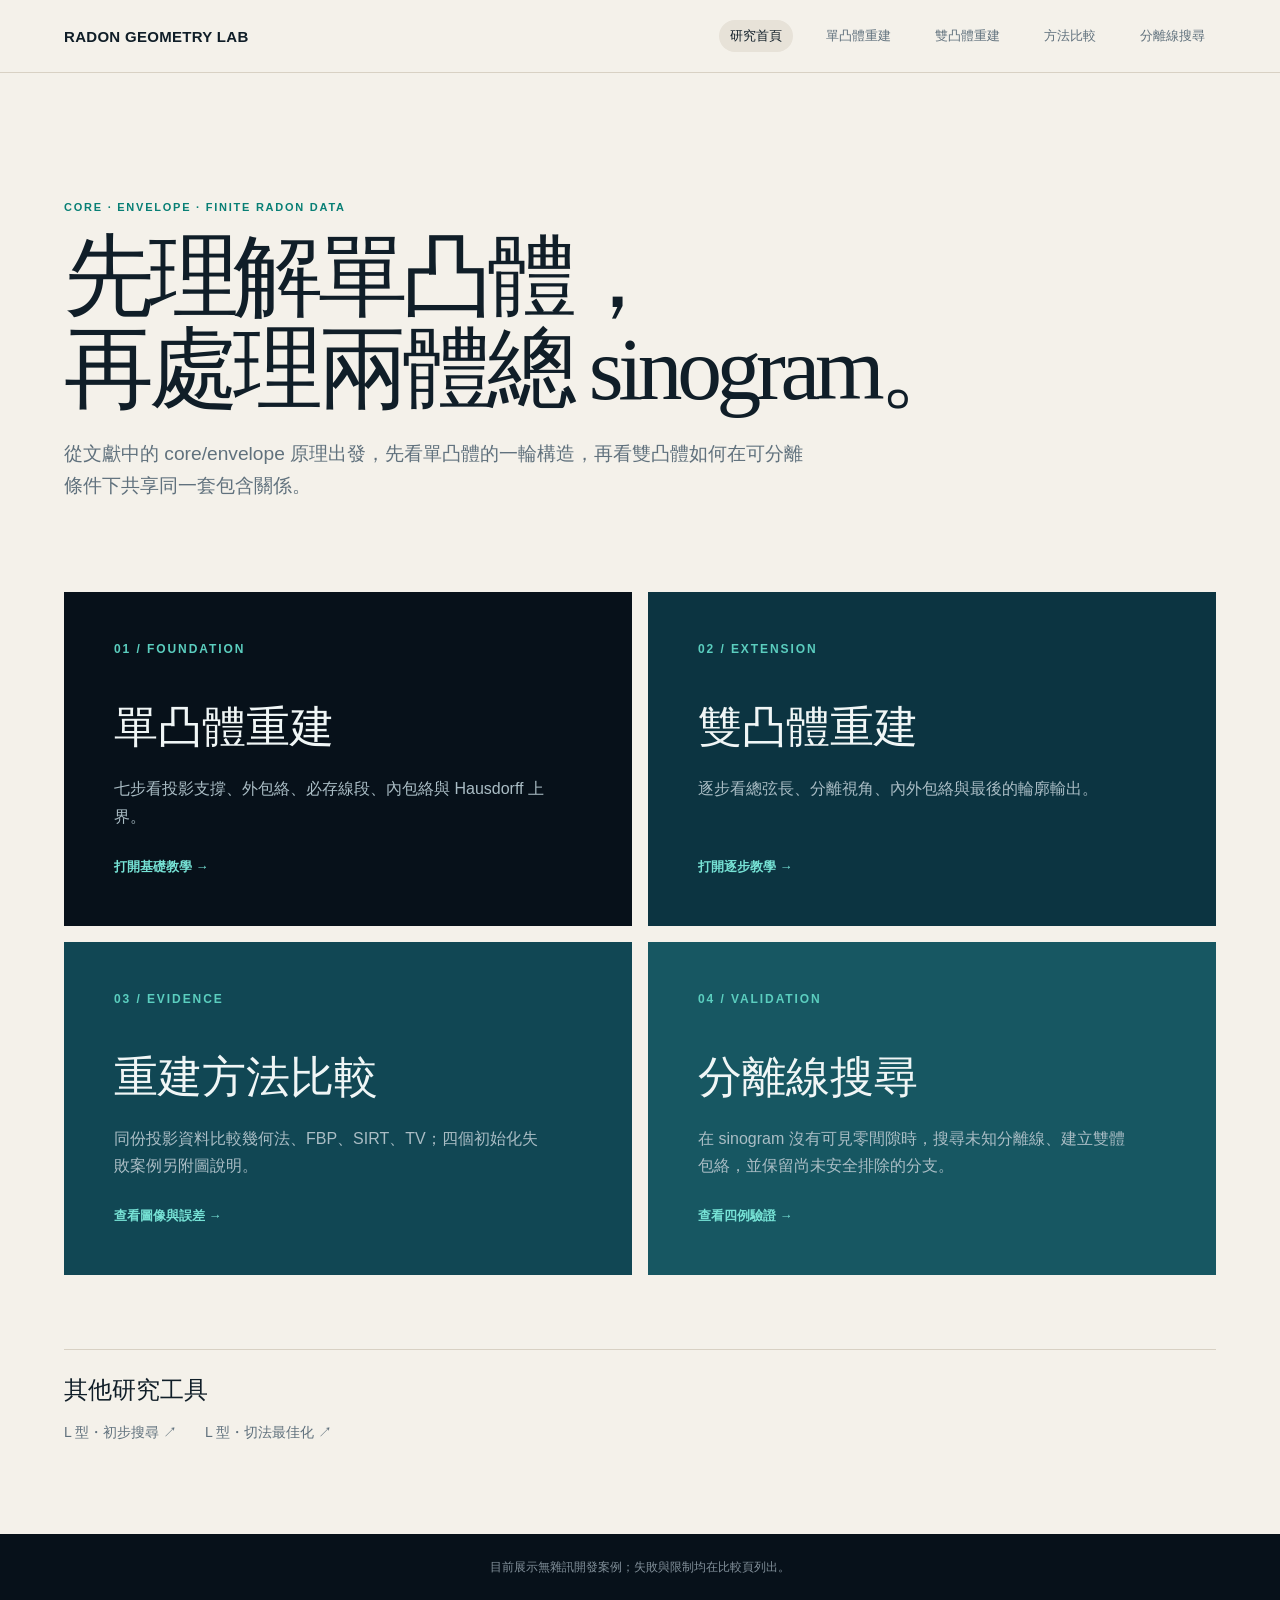
<file: index.html>
<!doctype html>
<html lang="zh-Hant">
<head>
  <meta charset="utf-8">
  <meta name="viewport" content="width=device-width, initial-scale=1">
  <meta name="description" content="單凸體與雙凸體 Radon 幾何包絡重建教學、方法比較與失敗案例。">
  <title>凸體幾何重建｜Radon Geometry Lab</title>
  <link rel="icon" href="data:,">
  <link rel="stylesheet" href="home.css">
  <link rel="stylesheet" href="shared-nav.css">
</head>
<body>
  <header class="topbar">
    <a class="brand" href="index.html">RADON GEOMETRY LAB</a>
    <nav class="research-nav" aria-label="研究導覽">
      <a href="index.html" aria-current="page">研究首頁</a>
      <a href="single/index.html">單凸體重建</a>
      <a href="tutorial/index.html">雙凸體重建</a>
      <a href="results/index.html">方法比較</a>
      <a href="separator/index.html">分離線搜尋</a>
    </nav>
  </header>
  <main>
    <section class="hero">
      <p class="eyebrow">CORE · ENVELOPE · FINITE RADON DATA</p>
      <h1>先理解單凸體，<br>再處理兩體總 sinogram。</h1>
      <p>從文獻中的 core/envelope 原理出發，先看單凸體的一輪構造，再看雙凸體如何在可分離條件下共享同一套包含關係。</p>
    </section>
    <section class="focus" aria-label="目前研究主線">
      <a href="single/index.html">
        <span class="number">01 / FOUNDATION</span>
        <h2>單凸體重建</h2>
        <p>七步看投影支撐、外包絡、必存線段、內包絡與 Hausdorff 上界。</p>
        <span class="go">打開基礎教學 →</span>
      </a>
      <a href="tutorial/index.html">
        <span class="number">02 / EXTENSION</span>
        <h2>雙凸體重建</h2>
        <p>逐步看總弦長、分離視角、內外包絡與最後的輪廓輸出。</p>
        <span class="go">打開逐步教學 →</span>
      </a>
      <a href="results/index.html">
        <span class="number">03 / EVIDENCE</span>
        <h2>重建方法比較</h2>
        <p>同份投影資料比較幾何法、FBP、SIRT、TV；四個初始化失敗案例另附圖說明。</p>
        <span class="go">查看圖像與誤差 →</span>
      </a>
      <a href="separator/index.html">
        <span class="number">04 / VALIDATION</span>
        <h2>分離線搜尋</h2>
        <p>在 sinogram 沒有可見零間隙時，搜尋未知分離線、建立雙體包絡，並保留尚未安全排除的分支。</p>
        <span class="go">查看四例驗證 →</span>
      </a>
    </section>
    <section id="other" class="other">
      <h2>其他研究工具</h2>
      <div class="other-links">
        <a href="concave/index.html">L 型・初步搜尋 ↗</a>
        <a href="concave/optimization.html">L 型・切法最佳化 ↗</a>
      </div>
    </section>
  </main>
  <footer>目前展示無雜訊開發案例；失敗與限制均在比較頁列出。</footer>
</body>
</html>
</file>
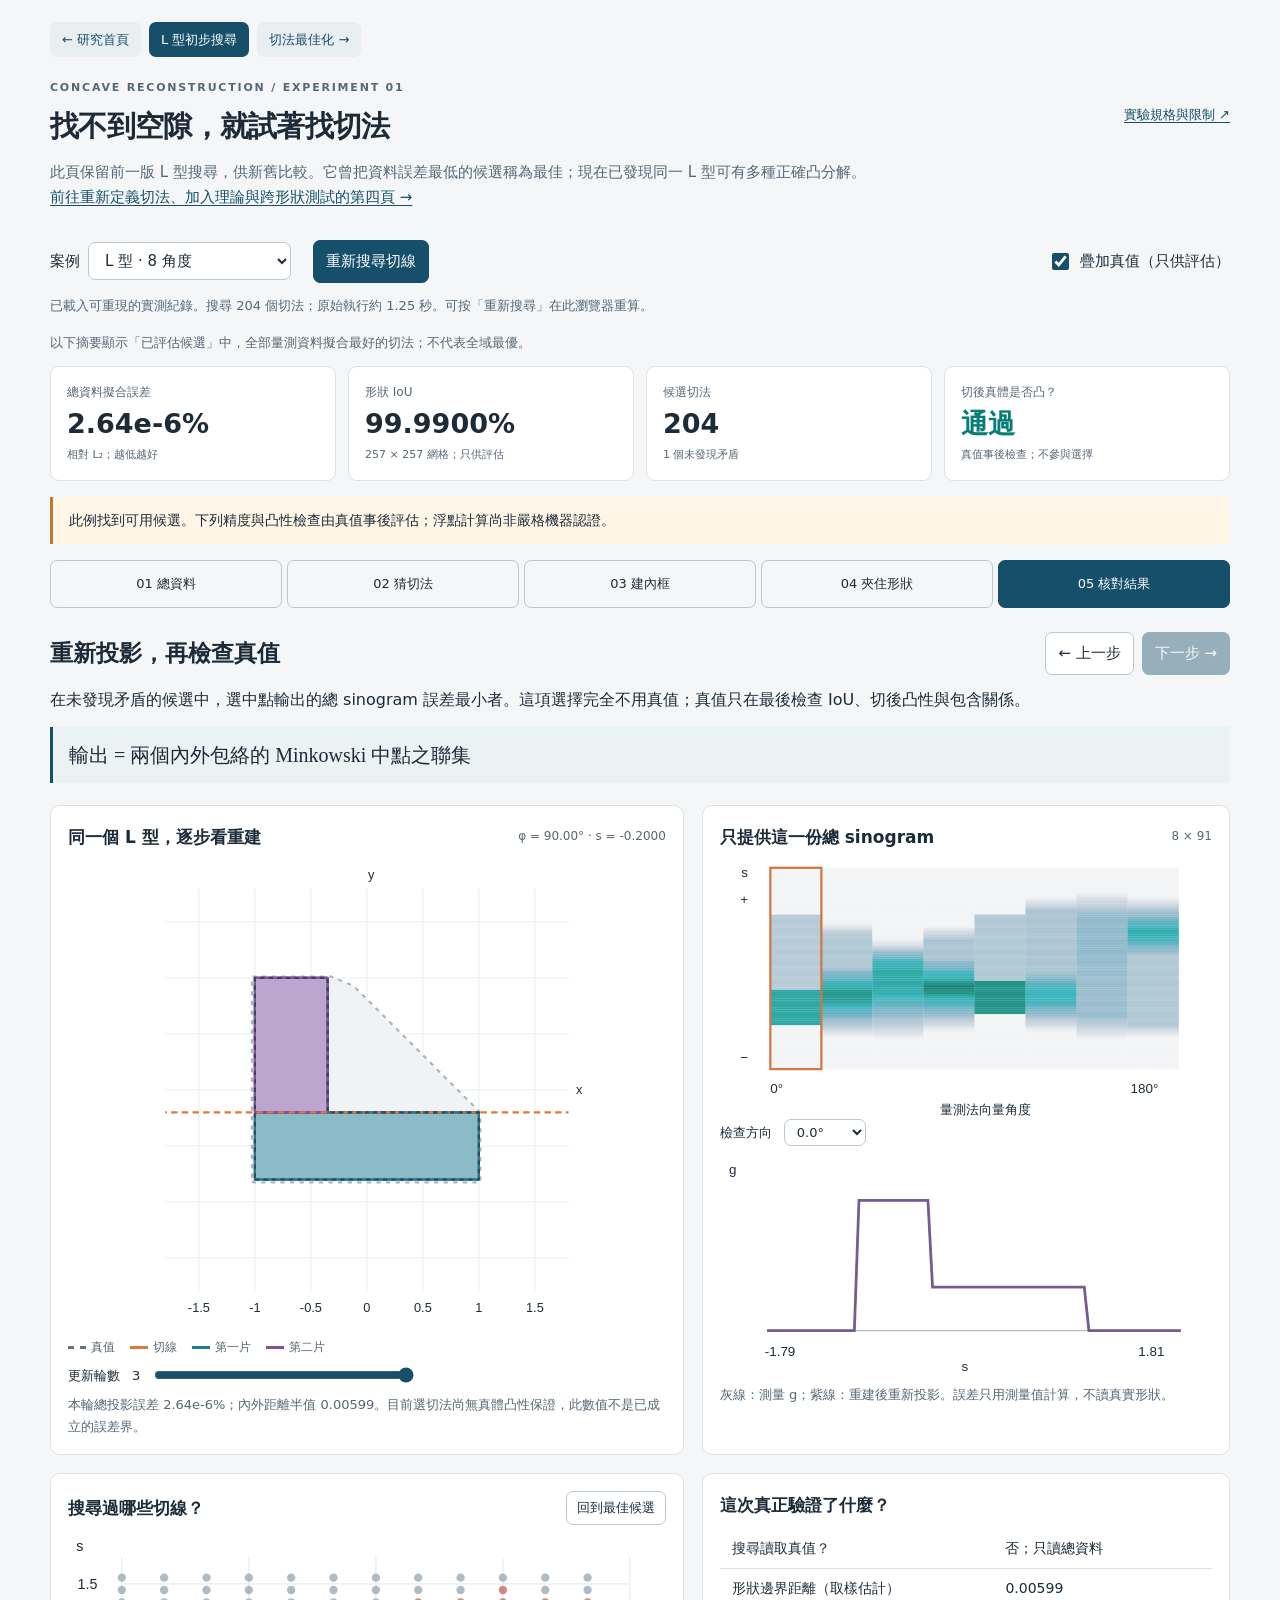
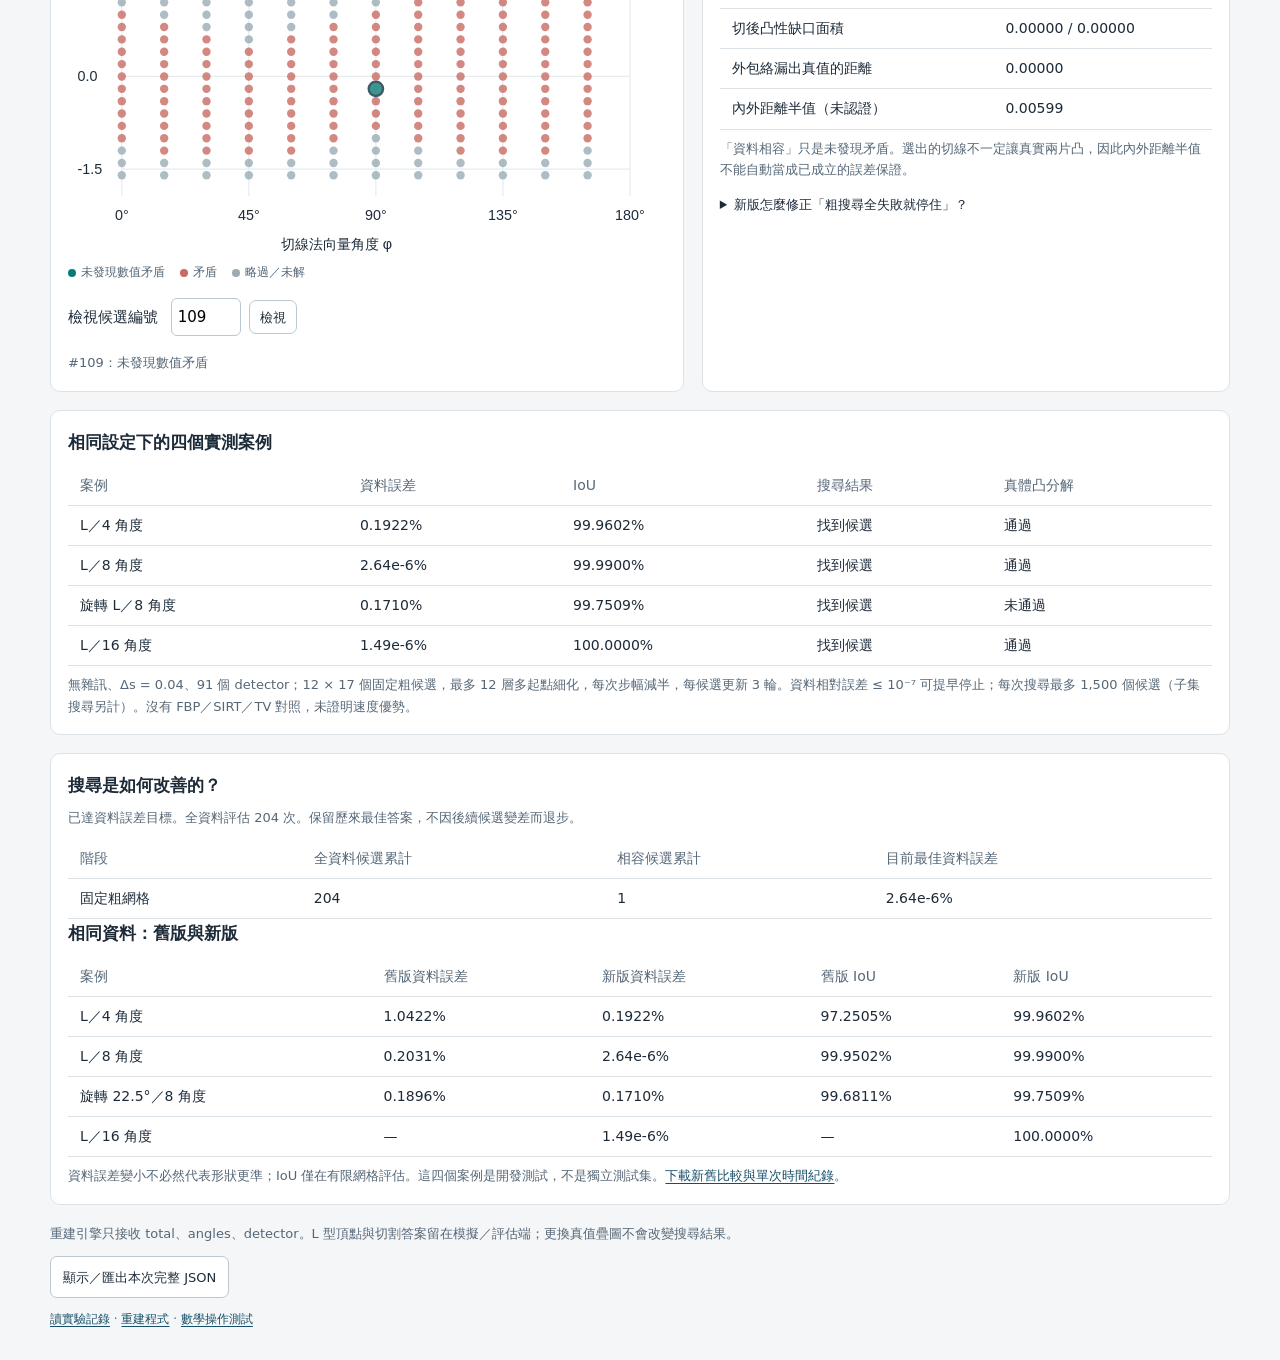
<file: concave/index.html>
<!doctype html>
<html lang="zh-Hant">
<head>
  <meta charset="utf-8"><meta name="viewport" content="width=device-width,initial-scale=1">
  <meta name="description" content="從 L 型的單一總 sinogram 搜尋未知切線，觀察凸片包絡重建的實測結果與限制。">
  <title>L 型重建・未知切線實驗</title><link rel="icon" href="data:,">
  <link rel="stylesheet" href="../tutorial/tutorial.css"><link rel="stylesheet" href="style.css">
</head>
<body>
  <header class="header">
    <nav class="site-nav" aria-label="L 型研究"><a href="../index.html">← 研究首頁</a><a href="index.html" aria-current="page">L 型初步搜尋</a><a href="optimization.html">切法最佳化 →</a></nav>
    <div class="title-row"><div><p class="eyebrow">CONCAVE RECONSTRUCTION / EXPERIMENT 01</p><h1>找不到空隙，就試著找切法</h1></div><a href="https://github.com/cclion61-droid/ellipse-sinogram-explorer/blob/main/concave/README.md" class="source-link">實驗規格與限制 ↗</a></div>
    <p class="intro">此頁保留前一版 L 型搜尋，供新舊比較。它曾把資料誤差最低的候選稱為最佳；現在已發現同一 L 型可有多種正確凸分解。<a href="optimization.html">前往重新定義切法、加入理論與跨形狀測試的第四頁 →</a></p>
  </header>
  <main>
    <section class="setup" aria-label="實驗設定">
      <label>案例 <select id="case"><option value="8-0">L 型 · 8 角度</option><option value="4-0">L 型 · 4 角度</option><option value="8-22.5">旋轉 22.5° · 8 角度</option><option value="16-0">L 型 · 16 角度（新版）</option></select></label>
      <button id="run" class="primary">重新搜尋切線</button>
      <label class="check"><input id="truth" type="checkbox" checked> 疊加真值（只供評估）</label>
    </section>
    <p id="status" class="run-status" role="status">讀取已執行的實驗…</p>
    <p class="plot-note">以下摘要顯示「已評估候選」中，全部量測資料擬合最好的切法；不代表全域最優。</p>
    <section class="metrics" aria-label="最佳候選摘要">
      <article><span>總資料擬合誤差</span><strong id="residual">—</strong><small>相對 L₂；越低越好</small></article>
      <article><span>形狀 IoU</span><strong id="iou">—</strong><small>257 × 257 網格；只供評估</small></article>
      <article><span>候選切法</span><strong id="count">—</strong><small id="countNote">—</small></article>
      <article><span>切後真體是否凸？</span><strong id="convexity">—</strong><small>真值事後檢查；不參與選擇</small></article>
    </section>
    <p id="finding" class="finding" role="status"></p>
    <nav id="steps" class="steps" aria-label="實驗步驟"></nav>
    <section class="lesson"><div class="lesson-heading"><h2 id="stepTitle"></h2><div class="paging"><button id="previous">← 上一步</button><button id="next" class="primary">下一步 →</button></div></div><p id="explanation" class="explanation"></p><div id="formula" class="formula"></div></section>
    <div class="figures">
      <section class="plot-panel">
        <div class="panel-title"><h3>同一個 L 型，逐步看重建</h3><span id="cutLabel"></span></div>
        <svg id="objects" viewBox="0 0 500 450" role="img" aria-label="真值、候選切線、凸片內外包絡與重建"></svg>
        <div class="legend"><span><i class="key truth-key"></i>真值</span><span><i class="key" style="border-color:#e2773c"></i>切線</span><span><i class="key" style="border-color:#207c96"></i>第一片</span><span><i class="key" style="border-color:#8150a1"></i>第二片</span></div>
        <label class="round-label">更新輪數 <output id="roundValue">0</output><input id="round" type="range" min="0" max="3" value="3"></label>
        <p id="geometryNote" class="plot-note"></p>
      </section>
      <section class="plot-panel">
        <div class="panel-title"><h3>只提供這一份總 sinogram</h3><span id="matrixSize"></span></div>
        <svg id="sinogram" viewBox="0 0 440 240" role="img" aria-label="實測總 sinogram"></svg>
        <label class="profile-label">檢查方向 <select id="angle"></select></label>
        <svg id="profile" viewBox="0 0 440 205" role="img" aria-label="測量總長度與重建總長度比較"></svg>
        <p class="plot-note">灰線：測量 g；紫線：重建後重新投影。誤差只用測量值計算，不讀真實形狀。</p>
      </section>
    </div>
    <div class="figures secondary">
      <section class="plot-panel">
        <div class="panel-title"><h3>搜尋過哪些切線？</h3><button id="best" class="quiet">回到最佳候選</button></div>
        <svg id="searchMap" viewBox="0 0 500 270" role="img" aria-label="候選切線的法向量角度與偏移位置"></svg>
        <div class="legend"><span><i class="dot compatible"></i>未發現數值矛盾</span><span><i class="dot contradiction"></i>矛盾</span><span><i class="dot other"></i>略過／未解</span></div>
        <label>檢視候選編號 <input type="number" id="candidate" min="0" value="0"><button id="inspect" class="quiet">檢視</button></label>
        <p id="candidateNote" class="plot-note"></p>
      </section>
      <section class="plot-panel">
        <h3>這次真正驗證了什麼？</h3>
        <div class="table-wrap"><table><tbody id="checks"></tbody></table></div>
        <p class="plot-note">「資料相容」只是未發現矛盾。選出的切線不一定讓真實兩片凸，因此內外距離半值不能自動當成已成立的誤差保證。</p>
        <details><summary>新版怎麼修正「粗搜尋全失敗就停住」？</summary><p>先用不隨量測角度數改變的粗網格，再同時細化「資料擬合較好」與「矛盾較小」的切法。即使粗網格完全沒有相容候選，也繼續縮小步幅尋找。超过 8 角度且尚未達到擬合目標時，另用資料子集提出起點，但每個起點必須在全部資料重新檢查。</p><p>矛盾量只引導探索，沒有用來排除整片參數區域；這不是具有全域最優保證的分枝定界法。未旋轉 L 型的新網格恰好含有正確水平切線；旋轉案例用來檢查真正需要細化的情況。</p></details>
      </section>
    </div>
    <section class="plot-panel results-panel">
      <h3>相同設定下的四個實測案例</h3>
      <div class="table-wrap"><table><thead><tr><th>案例</th><th>資料誤差</th><th>IoU</th><th>搜尋結果</th><th>真體凸分解</th></tr></thead><tbody id="comparison"></tbody></table></div>
      <p class="plot-note">無雜訊、Δs = 0.04、91 個 detector；12 × 17 個固定粗候選，最多 12 層多起點細化，每次步幅減半，每候選更新 3 輪。資料相對誤差 ≤ 10⁻⁷ 可提早停止；每次搜尋最多 1,500 個候選（子集搜尋另計）。沒有 FBP／SIRT／TV 對照，未證明速度優勢。</p>
    </section>
    <section class="plot-panel results-panel">
      <h3>搜尋是如何改善的？</h3>
      <p id="searchSummary" class="plot-note"></p>
      <div class="table-wrap"><table><thead><tr><th>階段</th><th>全資料候選累計</th><th>相容候選累計</th><th>目前最佳資料誤差</th></tr></thead><tbody id="searchStages"></tbody></table></div>
      <h3>相同資料：舊版與新版</h3>
      <div class="table-wrap"><table><thead><tr><th>案例</th><th>舊版資料誤差</th><th>新版資料誤差</th><th>舊版 IoU</th><th>新版 IoU</th></tr></thead><tbody id="beforeAfter"></tbody></table></div>
      <p class="plot-note">資料誤差變小不必然代表形狀更準；IoU 僅在有限網格評估。這四個案例是開發測試，不是獨立測試集。<a href="search-comparison.json">下載新舊比較與單次時間紀錄</a>。</p>
    </section>
    <footer><p>重建引擎只接收 total、angles、detector。L 型頂點與切割答案留在模擬／評估端；更換真值疊圖不會改變搜尋結果。</p><button id="export">顯示／匯出本次完整 JSON</button><p><a href="https://github.com/cclion61-droid/ellipse-sinogram-explorer/blob/main/concave/README.md">讀實驗記錄</a> · <a href="https://github.com/cclion61-droid/ellipse-sinogram-explorer/blob/main/concave/engine.js">重建程式</a> · <a href="https://github.com/cclion61-droid/ellipse-sinogram-explorer/blob/main/concave/engine.test.cjs">數學操作測試</a></p></footer>
    <section id="exportPanel" class="plot-panel" hidden><h3>可重現的計算紀錄</h3><a id="download" download="l-shape-experiment.json">下載 JSON</a><textarea id="exportText" rows="7" readonly aria-label="實驗 JSON"></textarea></section>
  </main>
  <noscript>此頁需要 JavaScript。</noscript>
  <script src="../tutorial/geometry.js"></script><script src="engine.js"></script><script src="phantom.js"></script><script src="page.js"></script>
</body></html>
</file>
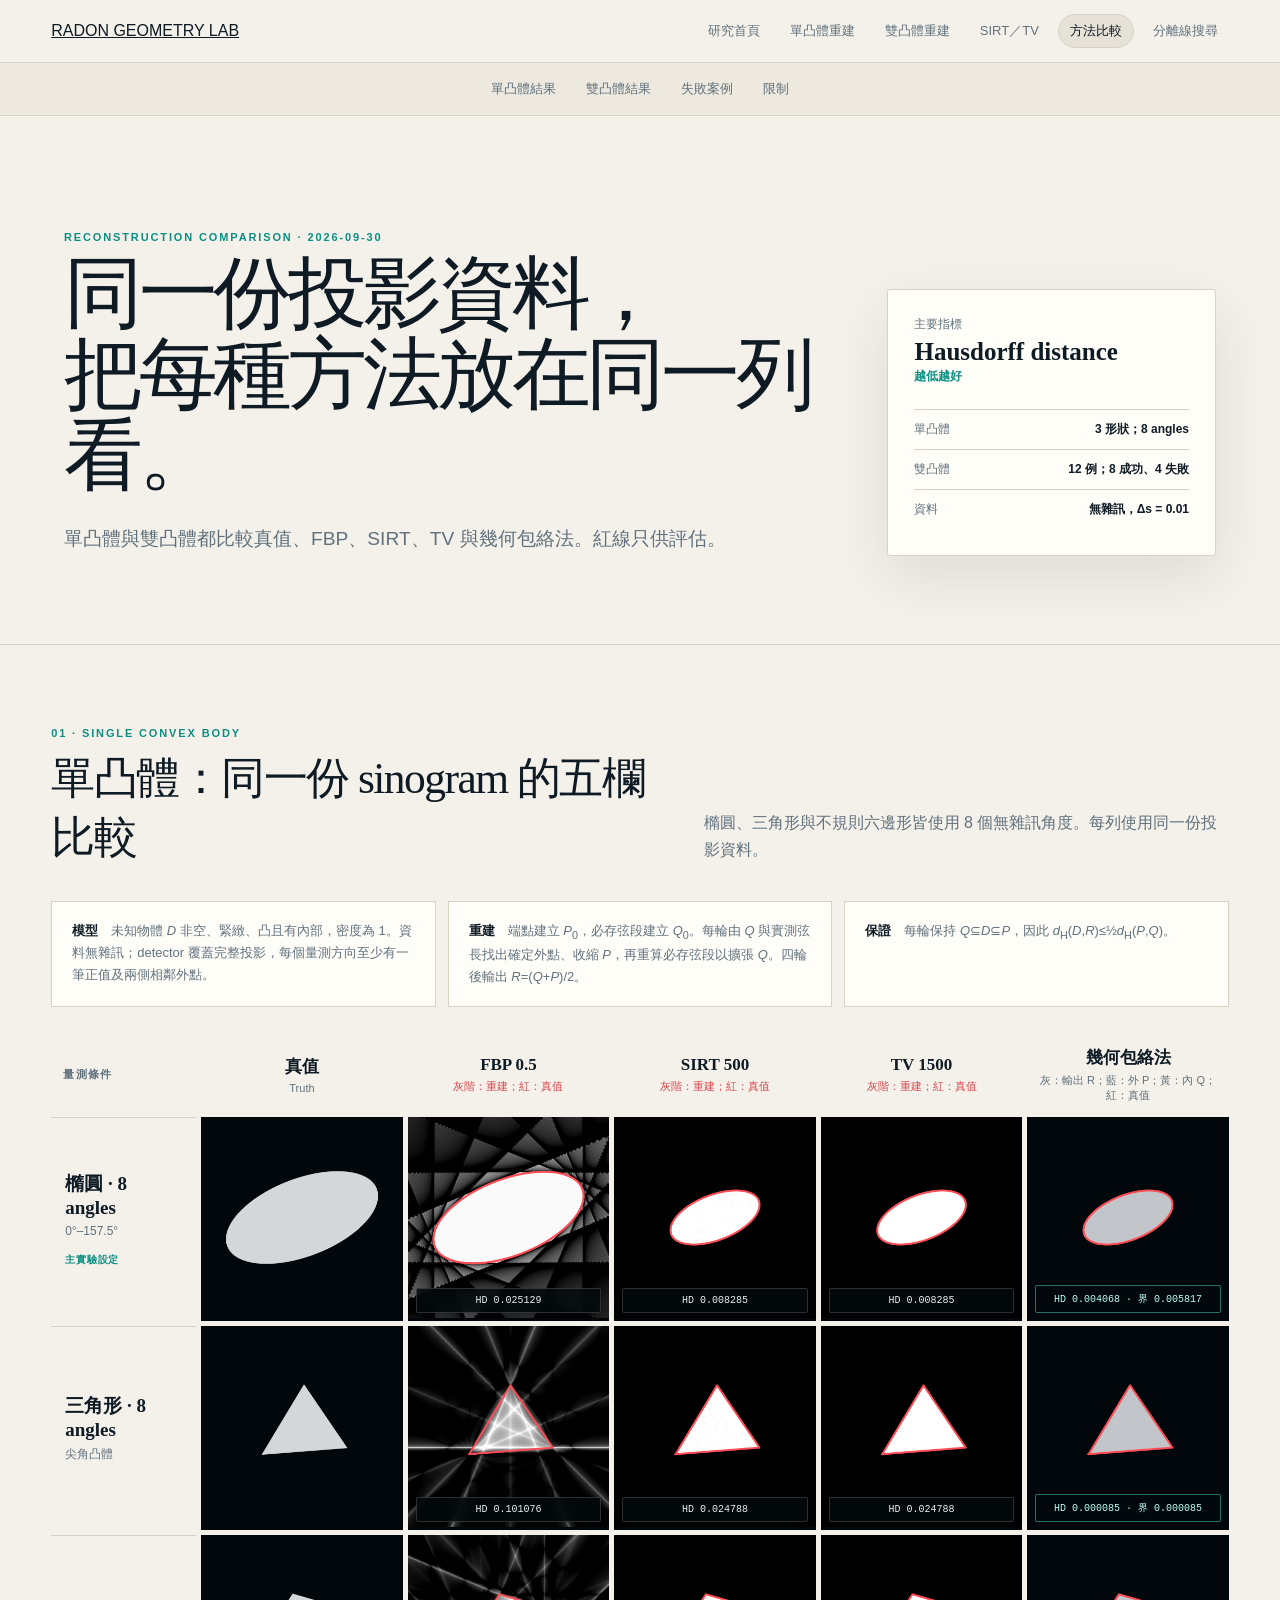
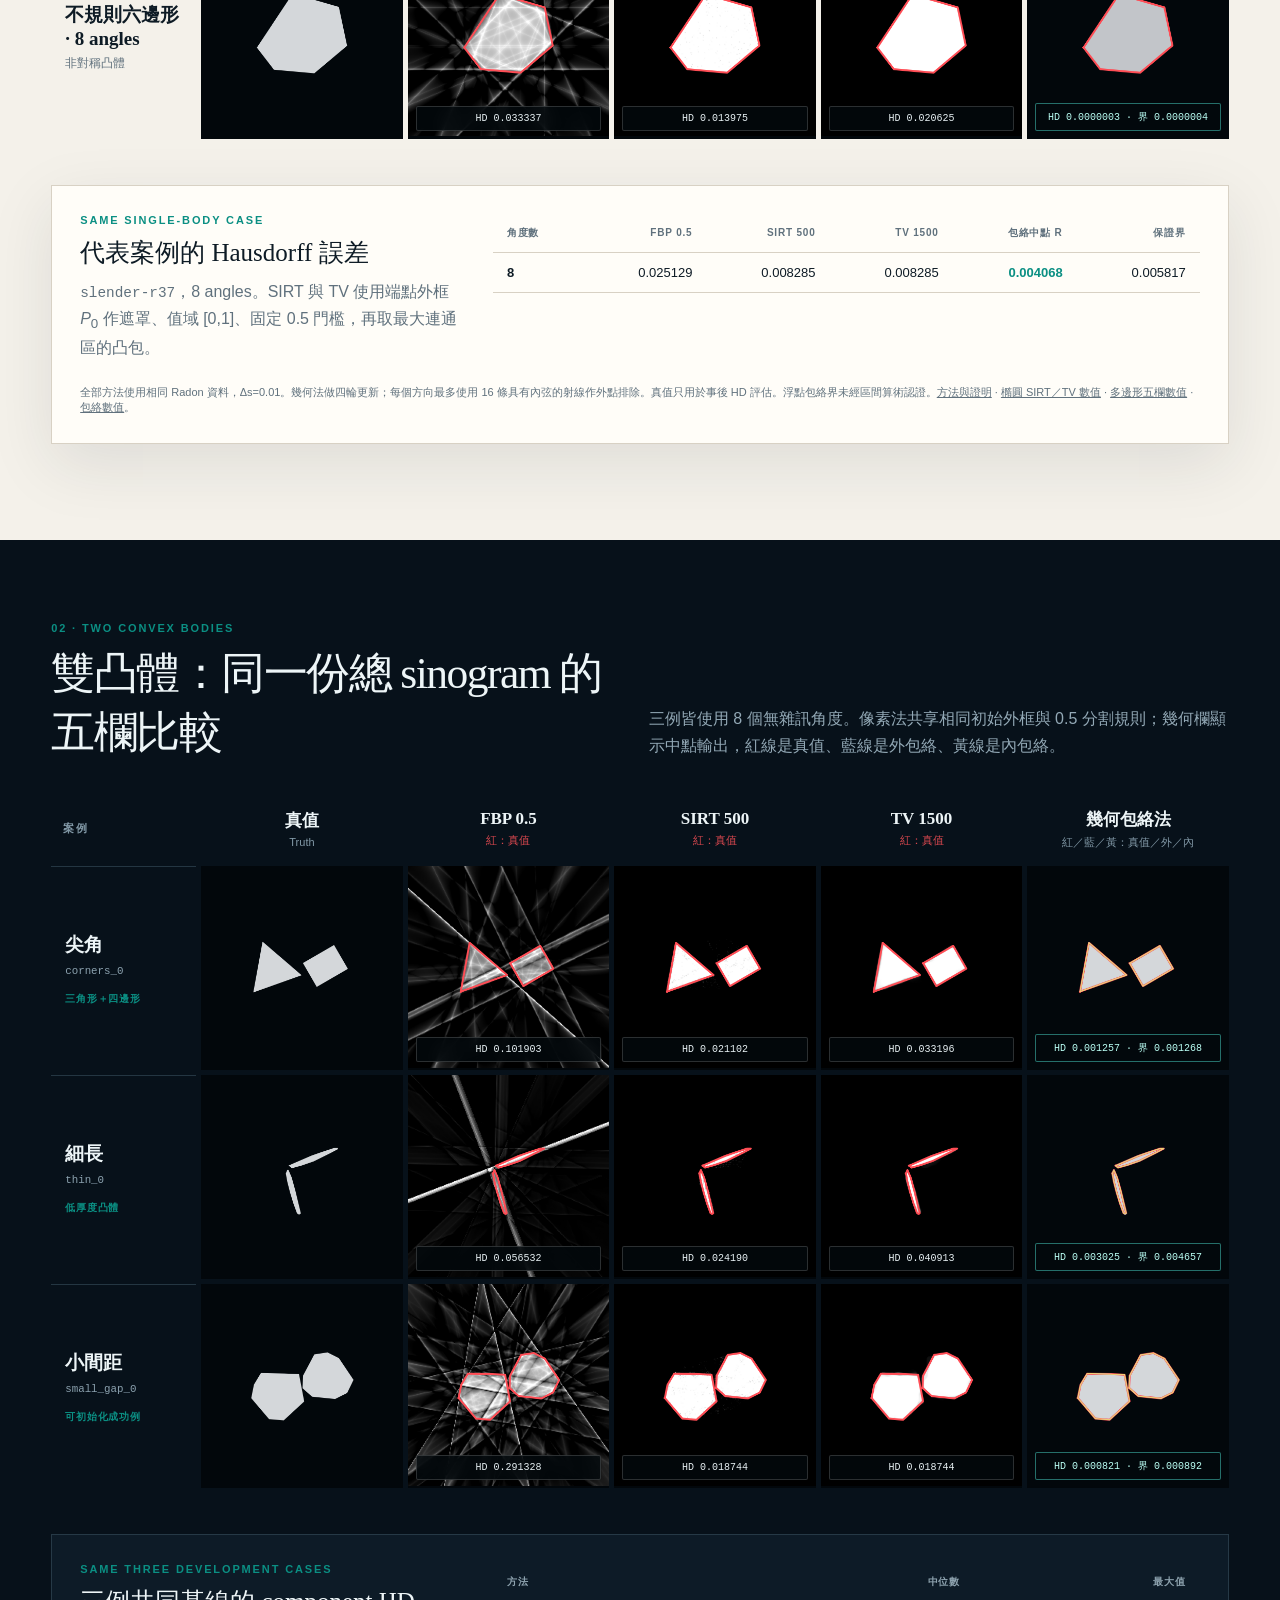
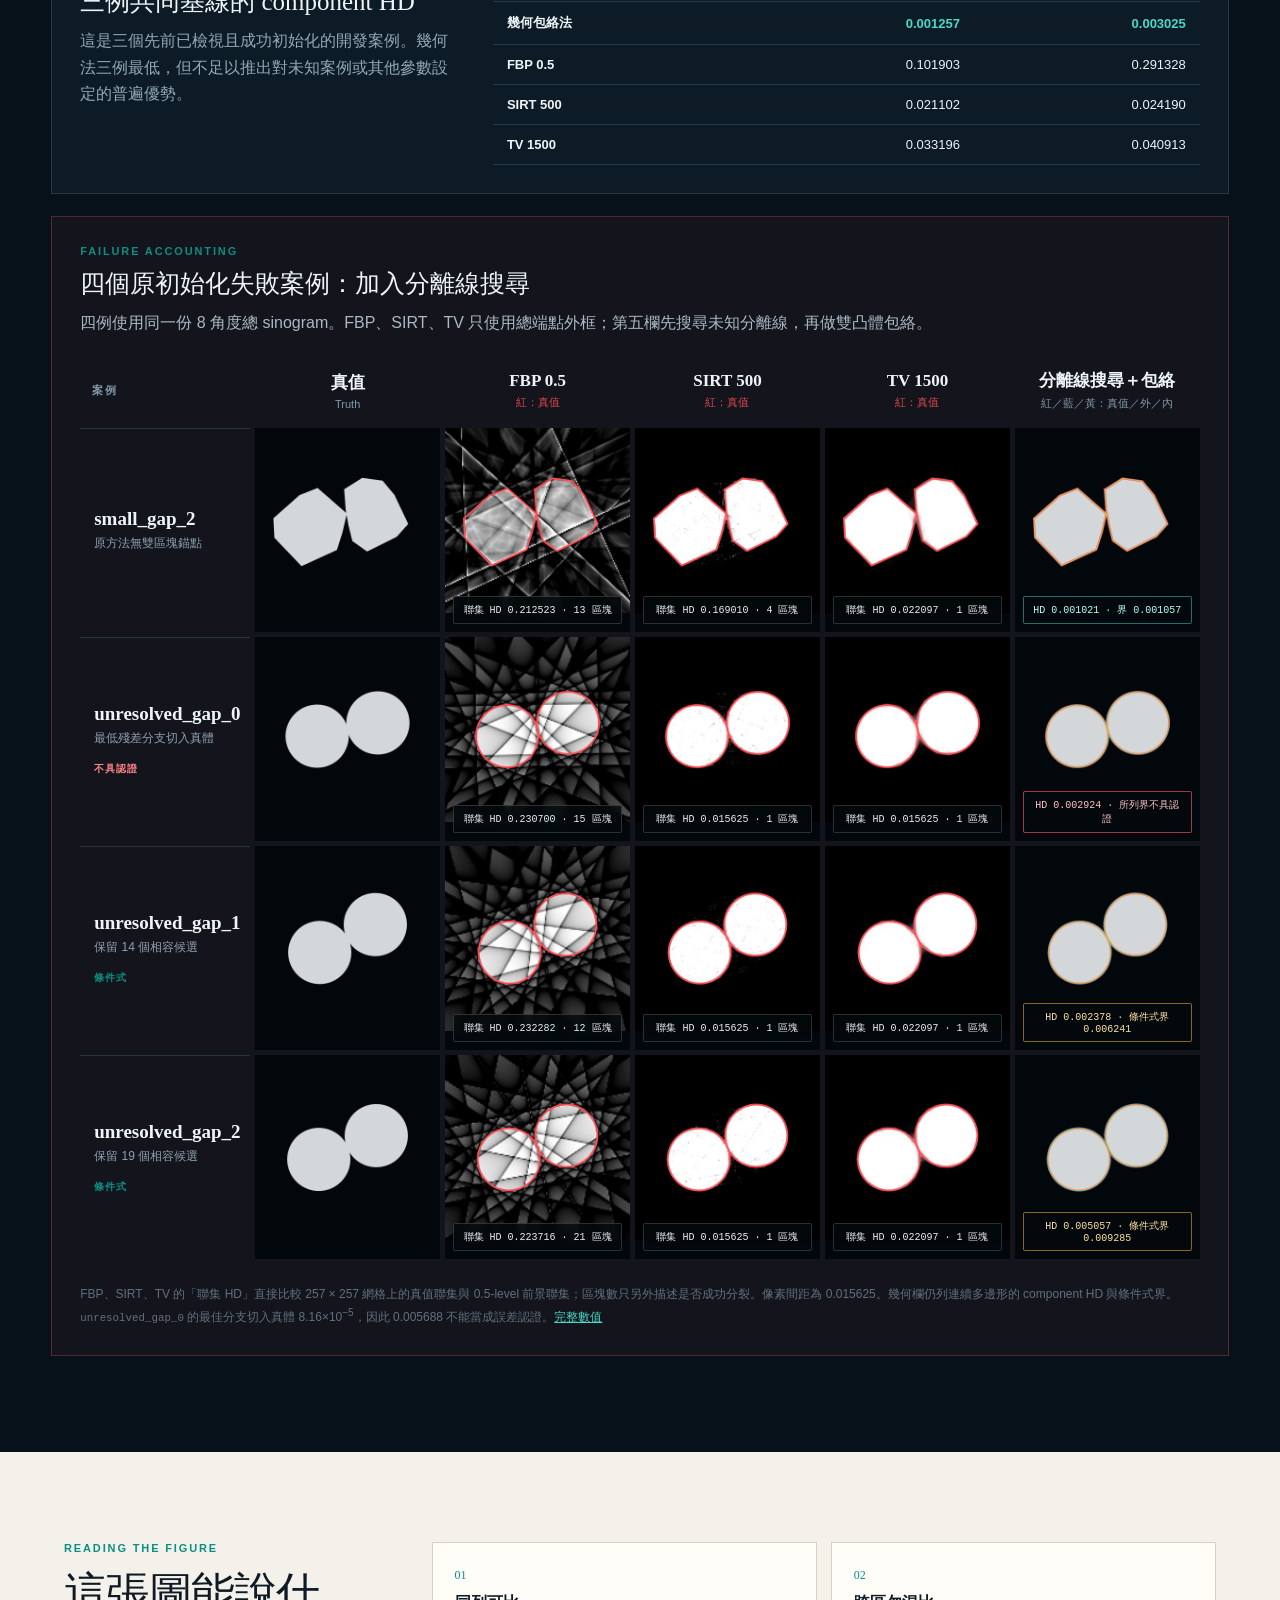
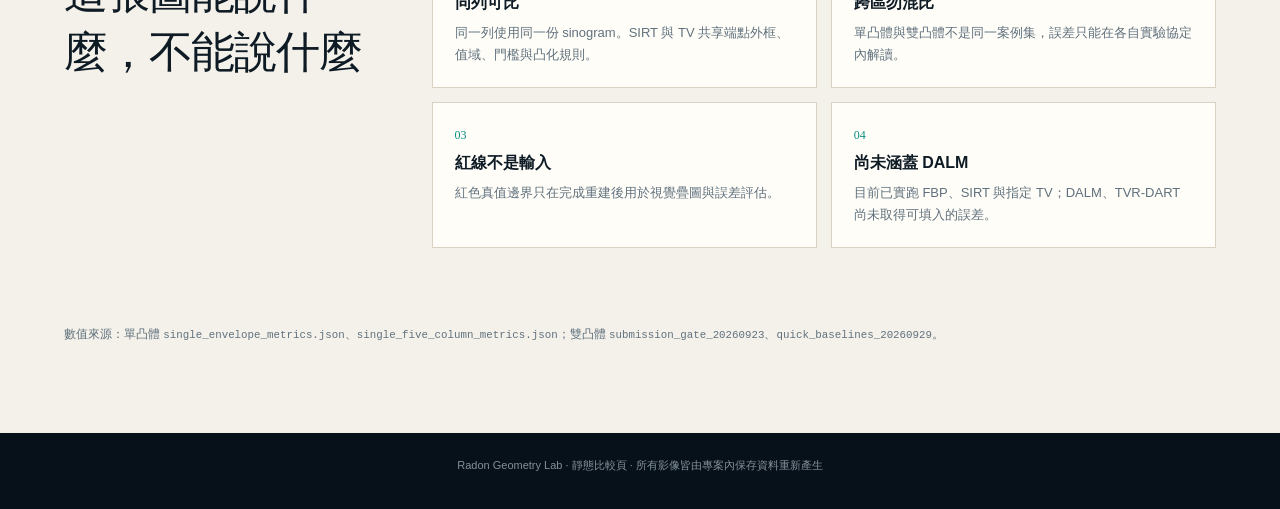
<file: results/index.html>
<!doctype html>
<html lang="zh-Hant">
<head>
  <meta charset="utf-8">
  <meta name="viewport" content="width=device-width, initial-scale=1">
  <meta name="description" content="單凸體與雙凸體少角度 Radon 重建方法的逐圖與 Hausdorff 誤差比較">
  <meta name="theme-color" content="#07111a">
  <title>重建方法比較圖譜｜Radon Geometry Lab</title>
  <link rel="stylesheet" href="results.css">
  <link rel="stylesheet" href="../shared-nav.css?v=2">
</head>
<body>
  <header class="site-header">
    <a class="site-brand" href="../index.html">RADON GEOMETRY LAB</a>
    <nav class="research-nav" aria-label="研究導覽">
      <a href="../index.html">研究首頁</a>
      <a href="../single/index.html">單凸體重建</a>
      <a href="../tutorial/index.html">雙凸體重建</a>
      <a href="../sirt/index.html">SIRT／TV</a>
      <a class="nav-quiet" href="index.html" aria-current="page">方法比較</a>
      <a href="../separator/index.html">分離線搜尋</a>
    </nav>
  </header>

  <main>
    <nav class="section-nav" aria-label="本頁段落"><a href="#single">單凸體結果</a><a href="#double">雙凸體結果</a><a href="#failures">失敗案例</a><a href="#limits">限制</a></nav>
    <section class="hero">
      <div class="hero-copy">
      <p class="eyebrow">RECONSTRUCTION COMPARISON · 2026-09-30</p>
        <h1>同一份投影資料，<br>把每種方法放在同一列看。</h1>
        <p class="lede">單凸體與雙凸體都比較真值、FBP、SIRT、TV 與幾何包絡法。紅線只供評估。</p>
      </div>
      <aside class="hero-card" aria-label="評估摘要">
        <p>主要指標</p>
        <strong>Hausdorff distance</strong>
        <span>越低越好</span>
        <dl>
          <div><dt>單凸體</dt><dd>3 形狀；8 angles</dd></div>
          <div><dt>雙凸體</dt><dd>12 例；8 成功、4 失敗</dd></div>
          <div><dt>資料</dt><dd>無雜訊，Δs = 0.01</dd></div>
        </dl>
      </aside>
    </section>

    <section id="single" class="benchmark-section">
      <div class="section-head">
        <div>
          <p class="eyebrow">01 · SINGLE CONVEX BODY</p>
          <h2>單凸體：同一份 sinogram 的五欄比較</h2>
        </div>
        <p>橢圓、三角形與不規則六邊形皆使用 8 個無雜訊角度。每列使用同一份投影資料。</p>
      </div>

      <div class="single-model">
        <p><strong>模型</strong>　未知物體 <em>D</em> 非空、緊緻、凸且有內部，密度為 1。資料無雜訊；detector 覆蓋完整投影，每個量測方向至少有一筆正值及兩側相鄰外點。</p>
        <p><strong>重建</strong>　端點建立 <em>P</em><sub>0</sub>，必存弦段建立 <em>Q</em><sub>0</sub>。每輪由 <em>Q</em> 與實測弦長找出確定外點、收縮 <em>P</em>，再重算必存弦段以擴張 <em>Q</em>。四輪後輸出 <em>R</em>=(<em>Q</em>+<em>P</em>)/2。</p>
        <p><strong>保證</strong>　每輪保持 <em>Q</em>⊆<em>D</em>⊆<em>P</em>，因此 <em>d</em><sub>H</sub>(<em>D</em>,<em>R</em>)≤½<em>d</em><sub>H</sub>(<em>P</em>,<em>Q</em>)。</p>
      </div>

      <div class="matrix-scroll" role="region" aria-label="單凸體五種方法比較" tabindex="0">
        <div class="comparison-grid single-grid">
          <div class="corner-label">量測條件</div>
          <div class="column-label"><strong>真值</strong><span>Truth</span></div>
          <div class="column-label"><strong>FBP 0.5</strong><span class="truth-key">灰階：重建；紅：真值</span></div>
          <div class="column-label"><strong>SIRT 500</strong><span class="truth-key">灰階：重建；紅：真值</span></div>
          <div class="column-label"><strong>TV 1500</strong><span class="truth-key">灰階：重建；紅：真值</span></div>
          <div class="column-label"><strong>幾何包絡法</strong><span>灰：輸出 R；藍：外 P；黃：內 Q；紅：真值</span></div>

          <div class="row-label"><strong>橢圓 · 8 angles</strong><span>0°–157.5°</span><em>主實驗設定</em></div>
          <figure class="visual-cell"><img src="assets/single_m8_truth.png?v=2" alt="八角度單凸體真值"></figure>
          <figure class="visual-cell"><img src="assets/single_m8_fbp_overlay.png?v=2" alt="八角度 FBP 灰階重建與真值疊圖"><figcaption>HD 0.025129</figcaption></figure>
          <figure class="visual-cell"><img src="assets/single_m8_sirt500.png?v=2" alt="八角度 SIRT 500 灰階重建與真值疊圖"><figcaption>HD 0.008285</figcaption></figure>
          <figure class="visual-cell"><img src="assets/single_m8_tv1500.png?v=2" alt="八角度 TV 1500 灰階重建與真值疊圖"><figcaption>HD 0.008285</figcaption></figure>
          <figure class="visual-cell"><img src="assets/single_m8_envelope.png?v=3" alt="八角度單凸體反覆細化後的內外包絡、中點重建與真值"><figcaption class="winner">HD 0.004068 · 界 0.005817</figcaption></figure>

          <div class="row-label"><strong>三角形 · 8 angles</strong><span>尖角凸體</span></div>
          <figure class="visual-cell"><img src="assets/single_triangle_m8_truth.png?v=2" alt="八角度三角形真值" loading="lazy"></figure>
          <figure class="visual-cell"><img src="assets/single_triangle_m8_fbp.png?v=2" alt="八角度三角形 FBP 灰階重建與真值" loading="lazy"><figcaption>HD 0.101076</figcaption></figure>
          <figure class="visual-cell"><img src="assets/single_triangle_m8_sirt500.png?v=3" alt="八角度三角形 SIRT 500 灰階重建與真值" loading="lazy"><figcaption>HD 0.024788</figcaption></figure>
          <figure class="visual-cell"><img src="assets/single_triangle_m8_tv1500.png?v=3" alt="八角度三角形 TV 1500 灰階重建與真值" loading="lazy"><figcaption>HD 0.024788</figcaption></figure>
          <figure class="visual-cell"><img src="assets/single_triangle_m8_envelope.png?v=3" alt="八角度三角形反覆細化後的幾何包絡與真值" loading="lazy"><figcaption class="winner">HD 0.000085 · 界 0.000085</figcaption></figure>

          <div class="row-label"><strong>不規則六邊形 · 8 angles</strong><span>非對稱凸體</span></div>
          <figure class="visual-cell"><img src="assets/single_irregular_hexagon_m8_truth.png?v=2" alt="八角度不規則六邊形真值" loading="lazy"></figure>
          <figure class="visual-cell"><img src="assets/single_irregular_hexagon_m8_fbp.png?v=3" alt="八角度不規則六邊形 FBP 灰階重建與真值" loading="lazy"><figcaption>HD 0.033337</figcaption></figure>
          <figure class="visual-cell"><img src="assets/single_irregular_hexagon_m8_sirt500.png?v=3" alt="八角度不規則六邊形 SIRT 500 灰階重建與真值" loading="lazy"><figcaption>HD 0.013975</figcaption></figure>
          <figure class="visual-cell"><img src="assets/single_irregular_hexagon_m8_tv1500.png?v=3" alt="八角度不規則六邊形 TV 1500 灰階重建與真值" loading="lazy"><figcaption>HD 0.020625</figcaption></figure>
          <figure class="visual-cell"><img src="assets/single_irregular_hexagon_m8_envelope.png?v=3" alt="八角度不規則六邊形反覆細化後的幾何包絡與真值" loading="lazy"><figcaption class="winner">HD 0.0000003 · 界 0.0000004</figcaption></figure>
        </div>
      </div>

      <div class="data-card">
        <div class="data-card-copy">
          <p class="eyebrow">SAME SINGLE-BODY CASE</p>
          <h3>代表案例的 Hausdorff 誤差</h3>
          <p><code>slender-r37</code>，8 angles。SIRT 與 TV 使用端點外框 <em>P</em><sub>0</sub> 作遮罩、值域 [0,1]、固定 0.5 門檻，再取最大連通區的凸包。</p>
        </div>
        <div class="table-wrap">
          <table>
            <thead><tr><th>角度數</th><th>FBP 0.5</th><th>SIRT 500</th><th>TV 1500</th><th>包絡中點 R</th><th>保證界</th></tr></thead>
            <tbody>
              <tr><th>8</th><td>0.025129</td><td>0.008285</td><td>0.008285</td><td class="best">0.004068</td><td>0.005817</td></tr>
            </tbody>
          </table>
        </div>
        <p class="footnote">全部方法使用相同 Radon 資料，Δs=0.01。幾何法做四輪更新；每個方向最多使用 16 條具有內弦的射線作外點排除。真值只用於事後 HD 評估。浮點包絡界未經區間算術認證。<a href="https://github.com/cclion61-droid/ellipse-sinogram-explorer/blob/main/results/SINGLE_BODY_METHOD.md">方法與證明</a> · <a href="assets/single_five_column_metrics.json">橢圓 SIRT／TV 數值</a> · <a href="assets/single_polygon_five_column_metrics.json">多邊形五欄數值</a> · <a href="assets/single_envelope_metrics.json">包絡數值</a>。</p>
      </div>
    </section>

    <section id="double" class="benchmark-section section-dark">
      <div class="section-head">
        <div>
          <p class="eyebrow">02 · TWO CONVEX BODIES</p>
          <h2>雙凸體：同一份總 sinogram 的五欄比較</h2>
        </div>
        <p>三例皆使用 8 個無雜訊角度。像素法共享相同初始外框與 0.5 分割規則；幾何欄顯示中點輸出，紅線是真值、藍線是外包絡、黃線是內包絡。</p>
      </div>

      <div class="matrix-scroll" role="region" aria-label="雙凸體方法比較矩陣" tabindex="0">
        <div class="comparison-grid double-grid">
          <div class="corner-label">案例</div>
          <div class="column-label"><strong>真值</strong><span>Truth</span></div>
          <div class="column-label"><strong>FBP 0.5</strong><span class="truth-key">紅：真值</span></div>
          <div class="column-label"><strong>SIRT 500</strong><span class="truth-key">紅：真值</span></div>
          <div class="column-label"><strong>TV 1500</strong><span class="truth-key">紅：真值</span></div>
          <div class="column-label"><strong>幾何包絡法</strong><span>紅／藍／黃：真值／外／內</span></div>

          <div class="row-label"><strong>尖角</strong><span><code>corners_0</code></span><em>三角形＋四邊形</em></div>
          <figure class="visual-cell"><img src="assets/double_corners_0_truth.png" alt="尖角雙凸體真值"></figure>
          <figure class="visual-cell"><img src="assets/double_corners_0_fbp.png" alt="尖角案例 FBP 與真值疊圖"><figcaption>HD 0.101903</figcaption></figure>
          <figure class="visual-cell"><img src="assets/double_corners_0_sirt500.png" alt="尖角案例 SIRT 與真值疊圖"><figcaption>HD 0.021102</figcaption></figure>
          <figure class="visual-cell"><img src="assets/double_corners_0_tv.png" alt="尖角案例 TV 與真值疊圖"><figcaption>HD 0.033196</figcaption></figure>
          <figure class="visual-cell"><img src="assets/double_corners_0_geometry.png" alt="尖角案例幾何包絡與真值疊圖"><figcaption class="winner">HD 0.001257 · 界 0.001268</figcaption></figure>

          <div class="row-label"><strong>細長</strong><span><code>thin_0</code></span><em>低厚度凸體</em></div>
          <figure class="visual-cell"><img src="assets/double_thin_0_truth.png" alt="細長雙凸體真值"></figure>
          <figure class="visual-cell"><img src="assets/double_thin_0_fbp.png" alt="細長案例 FBP 與真值疊圖"><figcaption>HD 0.056532</figcaption></figure>
          <figure class="visual-cell"><img src="assets/double_thin_0_sirt500.png" alt="細長案例 SIRT 與真值疊圖"><figcaption>HD 0.024190</figcaption></figure>
          <figure class="visual-cell"><img src="assets/double_thin_0_tv.png" alt="細長案例 TV 與真值疊圖"><figcaption>HD 0.040913</figcaption></figure>
          <figure class="visual-cell"><img src="assets/double_thin_0_geometry.png" alt="細長案例幾何包絡與真值疊圖"><figcaption class="winner">HD 0.003025 · 界 0.004657</figcaption></figure>

          <div class="row-label"><strong>小間距</strong><span><code>small_gap_0</code></span><em>可初始化成功例</em></div>
          <figure class="visual-cell"><img src="assets/double_small_gap_0_truth.png" alt="小間距雙凸體真值"></figure>
          <figure class="visual-cell"><img src="assets/double_small_gap_0_fbp.png" alt="小間距案例 FBP 與真值疊圖"><figcaption>HD 0.291328</figcaption></figure>
          <figure class="visual-cell"><img src="assets/double_small_gap_0_sirt500.png" alt="小間距案例 SIRT 與真值疊圖"><figcaption>HD 0.018744</figcaption></figure>
          <figure class="visual-cell"><img src="assets/double_small_gap_0_tv.png" alt="小間距案例 TV 與真值疊圖"><figcaption>HD 0.018744</figcaption></figure>
          <figure class="visual-cell"><img src="assets/double_small_gap_0_geometry.png" alt="小間距案例幾何包絡與真值疊圖"><figcaption class="winner">HD 0.000821 · 界 0.000892</figcaption></figure>
        </div>
      </div>

      <div class="data-card data-card-dark">
        <div class="data-card-copy">
          <p class="eyebrow">SAME THREE DEVELOPMENT CASES</p>
          <h3>三例共同基線的 component HD</h3>
          <p>這是三個先前已檢視且成功初始化的開發案例。幾何法三例最低，但不足以推出對未知案例或其他參數設定的普遍優勢。</p>
        </div>
        <div class="table-wrap">
          <table>
            <thead><tr><th>方法</th><th>中位數</th><th>最大值</th></tr></thead>
            <tbody>
              <tr><th>幾何包絡法</th><td class="best">0.001257</td><td class="best">0.003025</td></tr>
              <tr><th>FBP 0.5</th><td>0.101903</td><td>0.291328</td></tr>
              <tr><th>SIRT 500</th><td>0.021102</td><td>0.024190</td></tr>
              <tr><th>TV 1500</th><td>0.033196</td><td>0.040913</td></tr>
            </tbody>
          </table>
        </div>
      </div>

      <div id="failures" class="failure-panel">
        <div class="failure-heading">
          <p class="eyebrow">FAILURE ACCOUNTING</p>
          <h3>四個原初始化失敗案例：加入分離線搜尋</h3>
          <p>四例使用同一份 8 角度總 sinogram。FBP、SIRT、TV 只使用總端點外框；第五欄先搜尋未知分離線，再做雙凸體包絡。</p>
        </div>
        <div class="matrix-scroll" role="region" aria-label="四個初始化失敗案例的五欄比較" tabindex="0">
          <div class="comparison-grid separator-grid">
            <div class="corner-label">案例</div>
            <div class="column-label"><strong>真值</strong><span>Truth</span></div>
            <div class="column-label"><strong>FBP 0.5</strong><span class="truth-key">紅：真值</span></div>
            <div class="column-label"><strong>SIRT 500</strong><span class="truth-key">紅：真值</span></div>
            <div class="column-label"><strong>TV 1500</strong><span class="truth-key">紅：真值</span></div>
            <div class="column-label"><strong>分離線搜尋＋包絡</strong><span>紅／藍／黃：真值／外／內</span></div>

            <div class="row-label"><strong>small_gap_2</strong><span>原方法無雙區塊錨點</span></div>
            <figure class="visual-cell"><img src="assets/separator_small_gap_2_truth.png" alt="small_gap_2 真值" loading="lazy"></figure>
            <figure class="visual-cell"><img src="assets/separator_small_gap_2_fbp.png" alt="small_gap_2 FBP" loading="lazy"><figcaption>聯集 HD 0.212523 · 13 區塊</figcaption></figure>
            <figure class="visual-cell"><img src="assets/separator_small_gap_2_sirt500.png" alt="small_gap_2 SIRT" loading="lazy"><figcaption>聯集 HD 0.169010 · 4 區塊</figcaption></figure>
            <figure class="visual-cell"><img src="assets/separator_small_gap_2_tv1500.png" alt="small_gap_2 TV" loading="lazy"><figcaption>聯集 HD 0.022097 · 1 區塊</figcaption></figure>
            <figure class="visual-cell"><img src="assets/separator_small_gap_2_geometry.png" alt="small_gap_2 分離線搜尋與包絡" loading="lazy"><figcaption class="winner">HD 0.001021 · 界 0.001057</figcaption></figure>

            <div class="row-label"><strong>unresolved_gap_0</strong><span>最低殘差分支切入真體</span><em class="status-bad">不具認證</em></div>
            <figure class="visual-cell"><img src="assets/separator_unresolved_gap_0_truth.png" alt="unresolved_gap_0 真值" loading="lazy"></figure>
            <figure class="visual-cell"><img src="assets/separator_unresolved_gap_0_fbp.png" alt="unresolved_gap_0 FBP" loading="lazy"><figcaption>聯集 HD 0.230700 · 15 區塊</figcaption></figure>
            <figure class="visual-cell"><img src="assets/separator_unresolved_gap_0_sirt500.png" alt="unresolved_gap_0 SIRT" loading="lazy"><figcaption>聯集 HD 0.015625 · 1 區塊</figcaption></figure>
            <figure class="visual-cell"><img src="assets/separator_unresolved_gap_0_tv1500.png" alt="unresolved_gap_0 TV" loading="lazy"><figcaption>聯集 HD 0.015625 · 1 區塊</figcaption></figure>
            <figure class="visual-cell"><img src="assets/separator_unresolved_gap_0_geometry.png" alt="unresolved_gap_0 分離線搜尋與包絡" loading="lazy"><figcaption class="not-certified">HD 0.002924 · 所列界不具認證</figcaption></figure>

            <div class="row-label"><strong>unresolved_gap_1</strong><span>保留 14 個相容候選</span><em>條件式</em></div>
            <figure class="visual-cell"><img src="assets/separator_unresolved_gap_1_truth.png" alt="unresolved_gap_1 真值" loading="lazy"></figure>
            <figure class="visual-cell"><img src="assets/separator_unresolved_gap_1_fbp.png" alt="unresolved_gap_1 FBP" loading="lazy"><figcaption>聯集 HD 0.232282 · 12 區塊</figcaption></figure>
            <figure class="visual-cell"><img src="assets/separator_unresolved_gap_1_sirt500.png" alt="unresolved_gap_1 SIRT" loading="lazy"><figcaption>聯集 HD 0.015625 · 1 區塊</figcaption></figure>
            <figure class="visual-cell"><img src="assets/separator_unresolved_gap_1_tv1500.png" alt="unresolved_gap_1 TV" loading="lazy"><figcaption>聯集 HD 0.022097 · 1 區塊</figcaption></figure>
            <figure class="visual-cell"><img src="assets/separator_unresolved_gap_1_geometry.png" alt="unresolved_gap_1 分離線搜尋與包絡" loading="lazy"><figcaption class="conditional-result">HD 0.002378 · 條件式界 0.006241</figcaption></figure>

            <div class="row-label"><strong>unresolved_gap_2</strong><span>保留 19 個相容候選</span><em>條件式</em></div>
            <figure class="visual-cell"><img src="assets/separator_unresolved_gap_2_truth.png" alt="unresolved_gap_2 真值" loading="lazy"></figure>
            <figure class="visual-cell"><img src="assets/separator_unresolved_gap_2_fbp.png" alt="unresolved_gap_2 FBP" loading="lazy"><figcaption>聯集 HD 0.223716 · 21 區塊</figcaption></figure>
            <figure class="visual-cell"><img src="assets/separator_unresolved_gap_2_sirt500.png" alt="unresolved_gap_2 SIRT" loading="lazy"><figcaption>聯集 HD 0.015625 · 1 區塊</figcaption></figure>
            <figure class="visual-cell"><img src="assets/separator_unresolved_gap_2_tv1500.png" alt="unresolved_gap_2 TV" loading="lazy"><figcaption>聯集 HD 0.022097 · 1 區塊</figcaption></figure>
            <figure class="visual-cell"><img src="assets/separator_unresolved_gap_2_geometry.png" alt="unresolved_gap_2 分離線搜尋與包絡" loading="lazy"><figcaption class="conditional-result">HD 0.005057 · 條件式界 0.009285</figcaption></figure>
          </div>
        </div>
        <p class="failure-note">FBP、SIRT、TV 的「聯集 HD」直接比較 257 × 257 網格上的真值聯集與 0.5-level 前景聯集；區塊數只另外描述是否成功分裂。像素間距為 0.015625。幾何欄仍列連續多邊形的 component HD 與條件式界。<code>unresolved_gap_0</code> 的最佳分支切入真體 8.16×10<sup>−5</sup>，因此 0.005688 不能當成誤差認證。<a href="assets/separator_five_column_metrics.json">完整數值</a></p>
      </div>
    </section>

    <section id="limits" class="notes-section">
      <div>
        <p class="eyebrow">READING THE FIGURE</p>
        <h2>這張圖能說什麼，不能說什麼</h2>
      </div>
      <div class="note-grid">
        <article><span>01</span><h3>同列可比</h3><p>同一列使用同一份 sinogram。SIRT 與 TV 共享端點外框、值域、門檻與凸化規則。</p></article>
        <article><span>02</span><h3>跨區勿混比</h3><p>單凸體與雙凸體不是同一案例集，誤差只能在各自實驗協定內解讀。</p></article>
        <article><span>03</span><h3>紅線不是輸入</h3><p>紅色真值邊界只在完成重建後用於視覺疊圖與誤差評估。</p></article>
        <article><span>04</span><h3>尚未涵蓋 DALM</h3><p>目前已實跑 FBP、SIRT 與指定 TV；DALM、TVR-DART 尚未取得可填入的誤差。</p></article>
      </div>
      <p class="source-line">數值來源：單凸體 <code>single_envelope_metrics.json</code>、<code>single_five_column_metrics.json</code>；雙凸體 <code>submission_gate_20260923</code>、<code>quick_baselines_20260929</code>。</p>
    </section>
  </main>

  <footer>
    <p>Radon Geometry Lab · 靜態比較頁 · 所有影像皆由專案內保存資料重新產生</p>
  </footer>
</body>
</html>
</file>
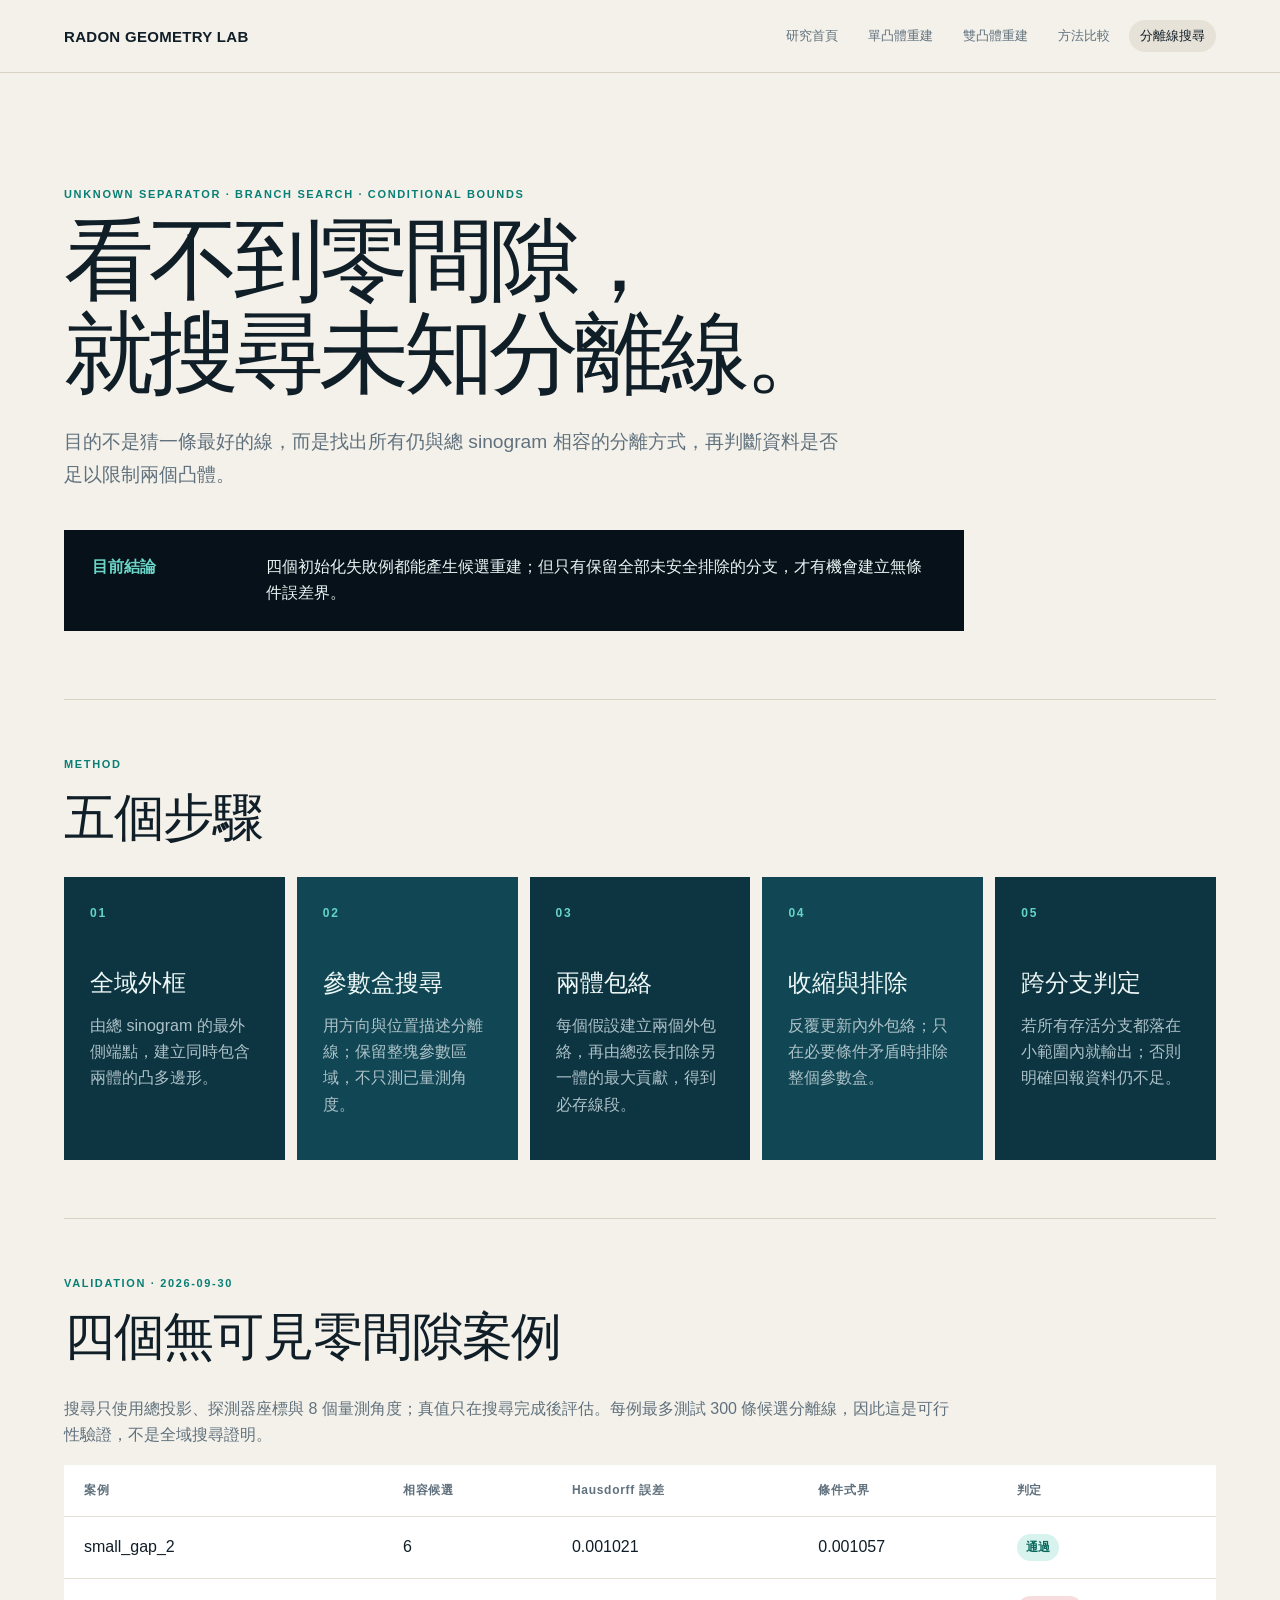
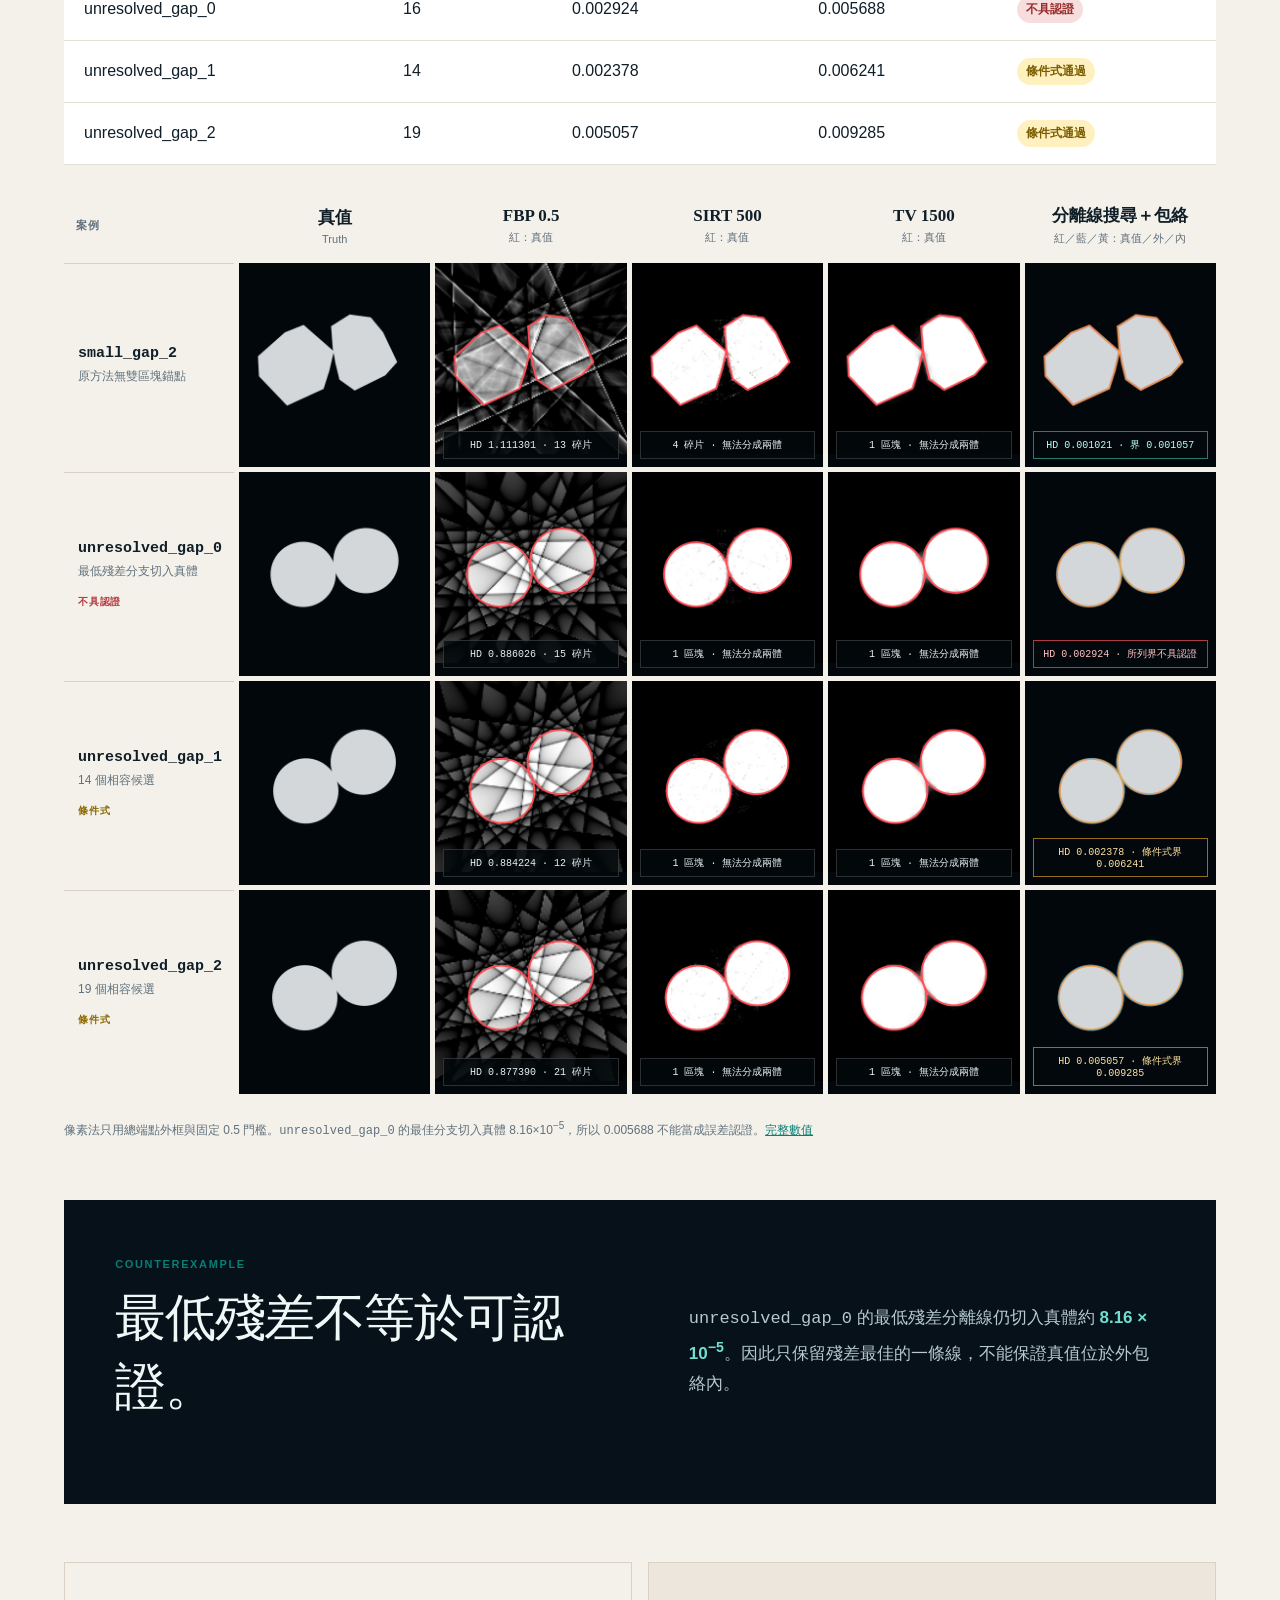
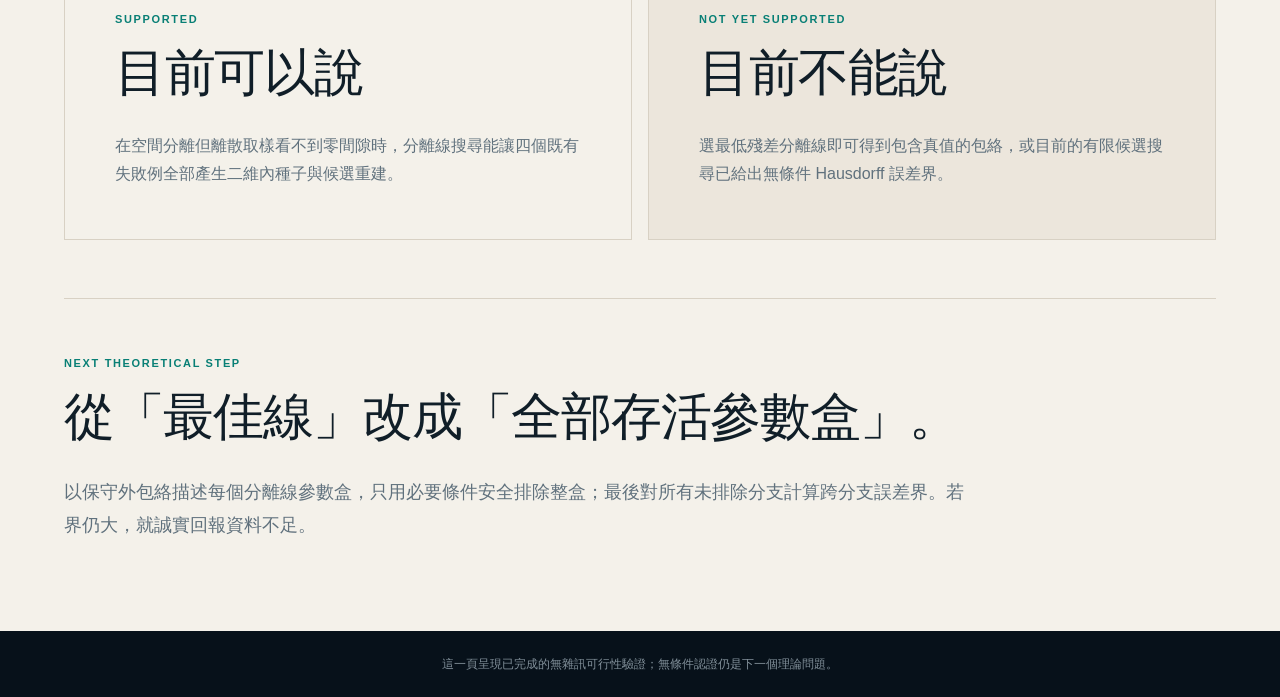
<file: separator/index.html>
<!doctype html>
<html lang="zh-Hant">
<head>
  <meta charset="utf-8">
  <meta name="viewport" content="width=device-width, initial-scale=1">
  <meta name="description" content="無可見零間隙時的未知分離線搜尋、雙凸體包絡更新與四個失敗案例驗證。">
  <title>分離線搜尋驗證｜Radon Geometry Lab</title>
  <link rel="icon" href="data:,">
  <link rel="stylesheet" href="separator.css">
  <link rel="stylesheet" href="../shared-nav.css">
</head>
<body>
  <header class="site-header">
    <a class="brand" href="../index.html">RADON GEOMETRY LAB</a>
    <nav class="research-nav" aria-label="研究導覽">
      <a href="../index.html">研究首頁</a>
      <a href="../single/index.html">單凸體重建</a>
      <a href="../tutorial/index.html">雙凸體重建</a>
      <a href="../results/index.html">方法比較</a>
      <a href="index.html" aria-current="page">分離線搜尋</a>
    </nav>
  </header>

  <main>
    <section class="hero">
      <p class="eyebrow">UNKNOWN SEPARATOR · BRANCH SEARCH · CONDITIONAL BOUNDS</p>
      <h1>看不到零間隙，<br>就搜尋未知分離線。</h1>
      <p class="lead">目的不是猜一條最好的線，而是找出所有仍與總 sinogram 相容的分離方式，再判斷資料是否足以限制兩個凸體。</p>
      <div class="verdict">
        <strong>目前結論</strong>
        <span>四個初始化失敗例都能產生候選重建；但只有保留全部未安全排除的分支，才有機會建立無條件誤差界。</span>
      </div>
    </section>

    <section class="section" aria-labelledby="method-title">
      <p class="kicker">METHOD</p>
      <h2 id="method-title">五個步驟</h2>
      <div class="flow">
        <article><span>01</span><h3>全域外框</h3><p>由總 sinogram 的最外側端點，建立同時包含兩體的凸多邊形。</p></article>
        <article><span>02</span><h3>參數盒搜尋</h3><p>用方向與位置描述分離線；保留整塊參數區域，不只測已量測角度。</p></article>
        <article><span>03</span><h3>兩體包絡</h3><p>每個假設建立兩個外包絡，再由總弦長扣除另一體的最大貢獻，得到必存線段。</p></article>
        <article><span>04</span><h3>收縮與排除</h3><p>反覆更新內外包絡；只在必要條件矛盾時排除整個參數盒。</p></article>
        <article><span>05</span><h3>跨分支判定</h3><p>若所有存活分支都落在小範圍內就輸出；否則明確回報資料仍不足。</p></article>
      </div>
    </section>

    <section class="section" aria-labelledby="results-title">
      <p class="kicker">VALIDATION · 2026-09-30</p>
      <h2 id="results-title">四個無可見零間隙案例</h2>
      <p class="note">搜尋只使用總投影、探測器座標與 8 個量測角度；真值只在搜尋完成後評估。每例最多測試 300 條候選分離線，因此這是可行性驗證，不是全域搜尋證明。</p>
      <div class="table-wrap">
        <table>
          <thead><tr><th>案例</th><th>相容候選</th><th>Hausdorff 誤差</th><th>條件式界</th><th>判定</th></tr></thead>
          <tbody>
            <tr><td>small_gap_2</td><td>6</td><td>0.001021</td><td>0.001057</td><td><span class="tag pass">通過</span></td></tr>
            <tr><td>unresolved_gap_0</td><td>16</td><td>0.002924</td><td>0.005688</td><td><span class="tag fail">不具認證</span></td></tr>
            <tr><td>unresolved_gap_1</td><td>14</td><td>0.002378</td><td>0.006241</td><td><span class="tag conditional">條件式通過</span></td></tr>
            <tr><td>unresolved_gap_2</td><td>19</td><td>0.005057</td><td>0.009285</td><td><span class="tag conditional">條件式通過</span></td></tr>
          </tbody>
        </table>
      </div>
      <div class="matrix-scroll" role="region" aria-label="四個初始化失敗案例的五欄重建比較" tabindex="0">
        <div class="comparison-grid separator-grid">
          <div class="corner-label">案例</div>
          <div class="column-label"><strong>真值</strong><span>Truth</span></div>
          <div class="column-label"><strong>FBP 0.5</strong><span>紅：真值</span></div>
          <div class="column-label"><strong>SIRT 500</strong><span>紅：真值</span></div>
          <div class="column-label"><strong>TV 1500</strong><span>紅：真值</span></div>
          <div class="column-label"><strong>分離線搜尋＋包絡</strong><span>紅／藍／黃：真值／外／內</span></div>

          <div class="row-label"><strong>small_gap_2</strong><span>原方法無雙區塊錨點</span></div>
          <figure class="visual-cell"><img src="../results/assets/separator_small_gap_2_truth.png" alt="small_gap_2 真值" loading="lazy"></figure>
          <figure class="visual-cell"><img src="../results/assets/separator_small_gap_2_fbp.png" alt="small_gap_2 FBP" loading="lazy"><figcaption>HD 1.111301 · 13 碎片</figcaption></figure>
          <figure class="visual-cell"><img src="../results/assets/separator_small_gap_2_sirt500.png" alt="small_gap_2 SIRT" loading="lazy"><figcaption>4 碎片 · 無法分成兩體</figcaption></figure>
          <figure class="visual-cell"><img src="../results/assets/separator_small_gap_2_tv1500.png" alt="small_gap_2 TV" loading="lazy"><figcaption>1 區塊 · 無法分成兩體</figcaption></figure>
          <figure class="visual-cell"><img src="../results/assets/separator_small_gap_2_geometry.png" alt="small_gap_2 分離線搜尋與包絡" loading="lazy"><figcaption class="pass-result">HD 0.001021 · 界 0.001057</figcaption></figure>

          <div class="row-label"><strong>unresolved_gap_0</strong><span>最低殘差分支切入真體</span><em class="bad">不具認證</em></div>
          <figure class="visual-cell"><img src="../results/assets/separator_unresolved_gap_0_truth.png" alt="unresolved_gap_0 真值" loading="lazy"></figure>
          <figure class="visual-cell"><img src="../results/assets/separator_unresolved_gap_0_fbp.png" alt="unresolved_gap_0 FBP" loading="lazy"><figcaption>HD 0.886026 · 15 碎片</figcaption></figure>
          <figure class="visual-cell"><img src="../results/assets/separator_unresolved_gap_0_sirt500.png" alt="unresolved_gap_0 SIRT" loading="lazy"><figcaption>1 區塊 · 無法分成兩體</figcaption></figure>
          <figure class="visual-cell"><img src="../results/assets/separator_unresolved_gap_0_tv1500.png" alt="unresolved_gap_0 TV" loading="lazy"><figcaption>1 區塊 · 無法分成兩體</figcaption></figure>
          <figure class="visual-cell"><img src="../results/assets/separator_unresolved_gap_0_geometry.png" alt="unresolved_gap_0 分離線搜尋與包絡" loading="lazy"><figcaption class="bad-result">HD 0.002924 · 所列界不具認證</figcaption></figure>

          <div class="row-label"><strong>unresolved_gap_1</strong><span>14 個相容候選</span><em>條件式</em></div>
          <figure class="visual-cell"><img src="../results/assets/separator_unresolved_gap_1_truth.png" alt="unresolved_gap_1 真值" loading="lazy"></figure>
          <figure class="visual-cell"><img src="../results/assets/separator_unresolved_gap_1_fbp.png" alt="unresolved_gap_1 FBP" loading="lazy"><figcaption>HD 0.884224 · 12 碎片</figcaption></figure>
          <figure class="visual-cell"><img src="../results/assets/separator_unresolved_gap_1_sirt500.png" alt="unresolved_gap_1 SIRT" loading="lazy"><figcaption>1 區塊 · 無法分成兩體</figcaption></figure>
          <figure class="visual-cell"><img src="../results/assets/separator_unresolved_gap_1_tv1500.png" alt="unresolved_gap_1 TV" loading="lazy"><figcaption>1 區塊 · 無法分成兩體</figcaption></figure>
          <figure class="visual-cell"><img src="../results/assets/separator_unresolved_gap_1_geometry.png" alt="unresolved_gap_1 分離線搜尋與包絡" loading="lazy"><figcaption class="conditional-result">HD 0.002378 · 條件式界 0.006241</figcaption></figure>

          <div class="row-label"><strong>unresolved_gap_2</strong><span>19 個相容候選</span><em>條件式</em></div>
          <figure class="visual-cell"><img src="../results/assets/separator_unresolved_gap_2_truth.png" alt="unresolved_gap_2 真值" loading="lazy"></figure>
          <figure class="visual-cell"><img src="../results/assets/separator_unresolved_gap_2_fbp.png" alt="unresolved_gap_2 FBP" loading="lazy"><figcaption>HD 0.877390 · 21 碎片</figcaption></figure>
          <figure class="visual-cell"><img src="../results/assets/separator_unresolved_gap_2_sirt500.png" alt="unresolved_gap_2 SIRT" loading="lazy"><figcaption>1 區塊 · 無法分成兩體</figcaption></figure>
          <figure class="visual-cell"><img src="../results/assets/separator_unresolved_gap_2_tv1500.png" alt="unresolved_gap_2 TV" loading="lazy"><figcaption>1 區塊 · 無法分成兩體</figcaption></figure>
          <figure class="visual-cell"><img src="../results/assets/separator_unresolved_gap_2_geometry.png" alt="unresolved_gap_2 分離線搜尋與包絡" loading="lazy"><figcaption class="conditional-result">HD 0.005057 · 條件式界 0.009285</figcaption></figure>
        </div>
      </div>
      <p class="matrix-note">像素法只用總端點外框與固定 0.5 門檻。<code>unresolved_gap_0</code> 的最佳分支切入真體 8.16×10<sup>−5</sup>，所以 0.005688 不能當成誤差認證。<a href="../results/assets/separator_five_column_metrics.json">完整數值</a></p>
    </section>

    <section class="finding" aria-labelledby="finding-title">
      <div>
        <p class="kicker">COUNTEREXAMPLE</p>
        <h2 id="finding-title">最低殘差不等於可認證。</h2>
      </div>
      <p><code>unresolved_gap_0</code> 的最低殘差分離線仍切入真體約 <strong>8.16 × 10<sup>−5</sup></strong>。因此只保留殘差最佳的一條線，不能保證真值位於外包絡內。</p>
    </section>

    <section class="claims" aria-label="研究主張邊界">
      <article class="yes">
        <p class="kicker">SUPPORTED</p>
        <h2>目前可以說</h2>
        <p>在空間分離但離散取樣看不到零間隙時，分離線搜尋能讓四個既有失敗例全部產生二維內種子與候選重建。</p>
      </article>
      <article class="no">
        <p class="kicker">NOT YET SUPPORTED</p>
        <h2>目前不能說</h2>
        <p>選最低殘差分離線即可得到包含真值的包絡，或目前的有限候選搜尋已給出無條件 Hausdorff 誤差界。</p>
      </article>
    </section>

    <section class="next" aria-labelledby="next-title">
      <p class="kicker">NEXT THEORETICAL STEP</p>
      <h2 id="next-title">從「最佳線」改成「全部存活參數盒」。</h2>
      <p>以保守外包絡描述每個分離線參數盒，只用必要條件安全排除整盒；最後對所有未排除分支計算跨分支誤差界。若界仍大，就誠實回報資料不足。</p>
    </section>
  </main>
  <footer>這一頁呈現已完成的無雜訊可行性驗證；無條件認證仍是下一個理論問題。</footer>
</body>
</html>
</file>
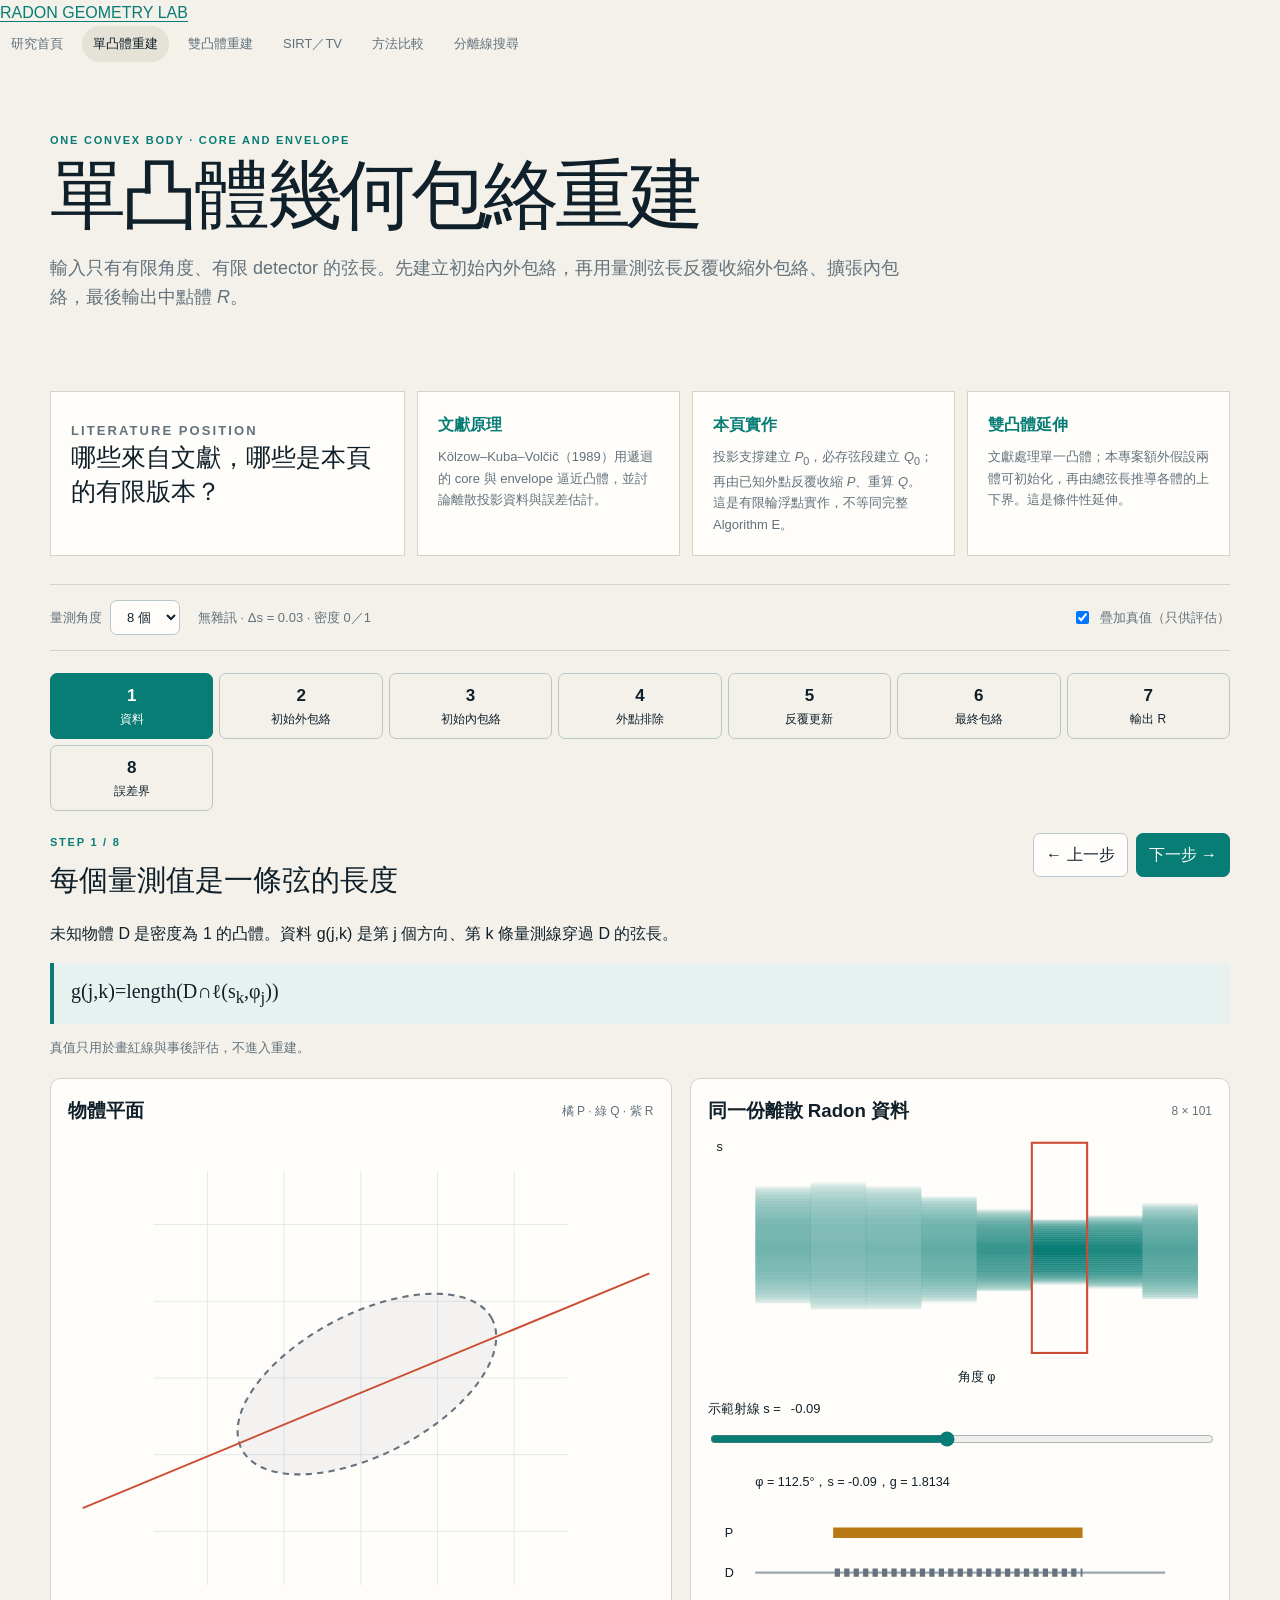
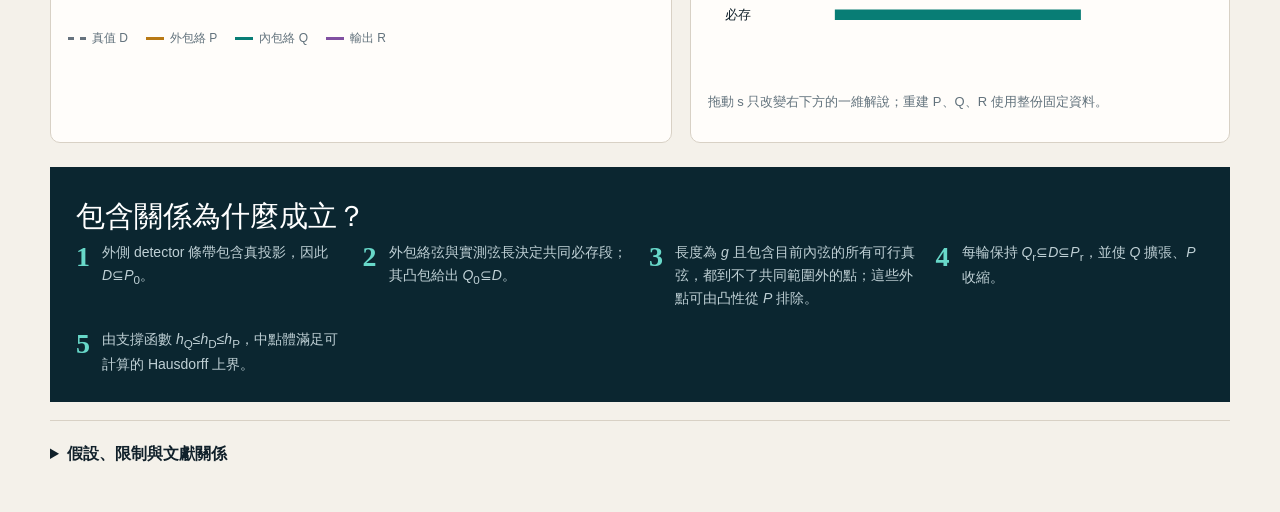
<file: single/index.html>
<!doctype html>
<html lang="zh-Hant">
<head>
  <meta charset="utf-8">
  <meta name="viewport" content="width=device-width, initial-scale=1">
  <meta name="description" content="從有限離散 Radon 資料逐步建立單一凸體的內外幾何包絡與 Hausdorff 誤差界。">
  <title>單凸體幾何包絡重建・逐步解釋</title>
  <link rel="icon" href="data:,">
  <link rel="stylesheet" href="single.css">
  <link rel="stylesheet" href="../shared-nav.css?v=2">
</head>
<body>
  <header class="site-header">
    <a class="site-brand" href="../index.html">RADON GEOMETRY LAB</a>
    <nav class="research-nav" aria-label="研究導覽"><a href="../index.html">研究首頁</a><a href="index.html" aria-current="page">單凸體重建</a><a href="../tutorial/index.html">雙凸體重建</a><a href="../sirt/index.html">SIRT／TV</a><a href="../results/index.html">方法比較</a><a href="../separator/index.html">分離線搜尋</a></nav>
  </header>
  <header class="header">
    <p class="eyebrow">ONE CONVEX BODY · CORE AND ENVELOPE</p>
    <h1>單凸體幾何包絡重建</h1>
    <p class="intro">輸入只有有限角度、有限 detector 的弦長。先建立初始內外包絡，再用量測弦長反覆收縮外包絡、擴張內包絡，最後輸出中點體 <em>R</em>。</p>
  </header>
  <main>
    <section class="literature" aria-labelledby="literatureTitle">
      <div><p class="eyebrow">LITERATURE POSITION</p><h2 id="literatureTitle">哪些來自文獻，哪些是本頁的有限版本？</h2></div>
      <article><strong>文獻原理</strong><p>Kölzow–Kuba–Volčič（1989）用遞迴的 core 與 envelope 逼近凸體，並討論離散投影資料與誤差估計。</p></article>
      <article><strong>本頁實作</strong><p>投影支撐建立 <em>P</em><sub>0</sub>，必存弦段建立 <em>Q</em><sub>0</sub>；再由已知外點反覆收縮 <em>P</em>、重算 <em>Q</em>。這是有限輪浮點實作，不等同完整 Algorithm E。</p></article>
      <article><strong>雙凸體延伸</strong><p>文獻處理單一凸體；本專案額外假設兩體可初始化，再由總弦長推導各體的上下界。這是條件性延伸。</p></article>
    </section>

    <section class="controls" aria-label="示範設定">
      <label>量測角度 <select id="views"><option value="8" selected>8 個</option></select></label>
      <span>無雜訊 · Δs = 0.03 · 密度 0／1</span>
      <label class="truth-toggle"><input id="truth" type="checkbox" checked> 疊加真值（只供評估）</label>
    </section>

    <nav id="steps" class="steps" aria-label="單凸體演算法步驟"></nav>
    <section class="lesson" aria-labelledby="stepTitle">
      <div class="lesson-head"><div><p id="counter" class="eyebrow"></p><h2 id="stepTitle"></h2></div><div><button id="previous">← 上一步</button><button id="next" class="primary">下一步 →</button></div></div>
      <p id="explanation" class="explanation"></p>
      <div id="formula" class="formula"></div>
      <p id="condition" class="condition"></p>
    </section>

    <div class="figures">
      <section class="panel">
        <div class="panel-head"><h3>物體平面</h3><span id="planeNote"></span></div>
        <svg id="plane" viewBox="0 0 560 480" role="img" aria-label="單凸體包絡構造"></svg>
        <div class="legend"><span class="truth-key">真值 D</span><span class="outer-key">外包絡 P</span><span class="inner-key">內包絡 Q</span><span class="output-key">輸出 R</span></div>
      </section>
      <section class="panel">
        <div class="panel-head"><h3>同一份離散 Radon 資料</h3><span id="matrixSize"></span></div>
        <svg id="sinogram" viewBox="0 0 480 250" role="img" aria-label="單凸體 sinogram"></svg>
        <label class="ray-control">示範射線 s = <output id="sValue"></output><input id="ray" type="range" min="0" max="120" value="60"></label>
        <svg id="interval" viewBox="0 0 480 210" role="img" aria-label="目前射線的一維區間"></svg>
        <p id="rayNote" class="note"></p>
      </section>
    </div>

    <section class="proof">
      <h2>包含關係為什麼成立？</h2>
      <div><article><span>1</span><p>外側 detector 條帶包含真投影，因此 <em>D</em>⊆<em>P</em><sub>0</sub>。</p></article><article><span>2</span><p>外包絡弦與實測弦長決定共同必存段；其凸包給出 <em>Q</em><sub>0</sub>⊆<em>D</em>。</p></article><article><span>3</span><p>長度為 <em>g</em> 且包含目前內弦的所有可行真弦，都到不了共同範圍外的點；這些外點可由凸性從 <em>P</em> 排除。</p></article><article><span>4</span><p>每輪保持 <em>Q</em><sub>r</sub>⊆<em>D</em>⊆<em>P</em><sub>r</sub>，並使 <em>Q</em> 擴張、<em>P</em> 收縮。</p></article><article><span>5</span><p>由支撐函數 <em>h</em><sub>Q</sub>≤<em>h</em><sub>D</sub>≤<em>h</em><sub>P</sub>，中點體滿足可計算的 Hausdorff 上界。</p></article></div>
    </section>

    <details class="details"><summary>假設、限制與文獻關係</summary>
      <p>未知物體是非空、緊緻、有內部的凸集合，密度為 1。detector 必須覆蓋完整投影，且首尾正值外側仍各有一格。此頁使用精確無雜訊資料與浮點幾何；不是含雜訊保證。</p>
      <p>若必存線段無法形成二維凸包，本方法停止。有限方向通常不能唯一決定所有凸體；本頁只做四輪更新，每個方向選取最多 16 條具有非平凡內弦的量測線進行外點排除。</p>
      <p>參考：D. Kölzow, A. Kuba, A. Volčič, <a href="https://doi.org/10.1007/BF02187723" target="_blank" rel="noopener"><cite>An Algorithm for Reconstructing Convex Bodies from Their Projections</cite></a>, Discrete &amp; Computational Geometry 4 (1989), 205–237。論文的完整演算法比本頁的有限輪實作更廣。</p>
    </details>
  </main>
  <script src="../tutorial/geometry.js"></script>
  <script src="../tutorial/phantom.js"></script>
  <script src="single.js?v=3"></script>
</body>
</html>
</file>
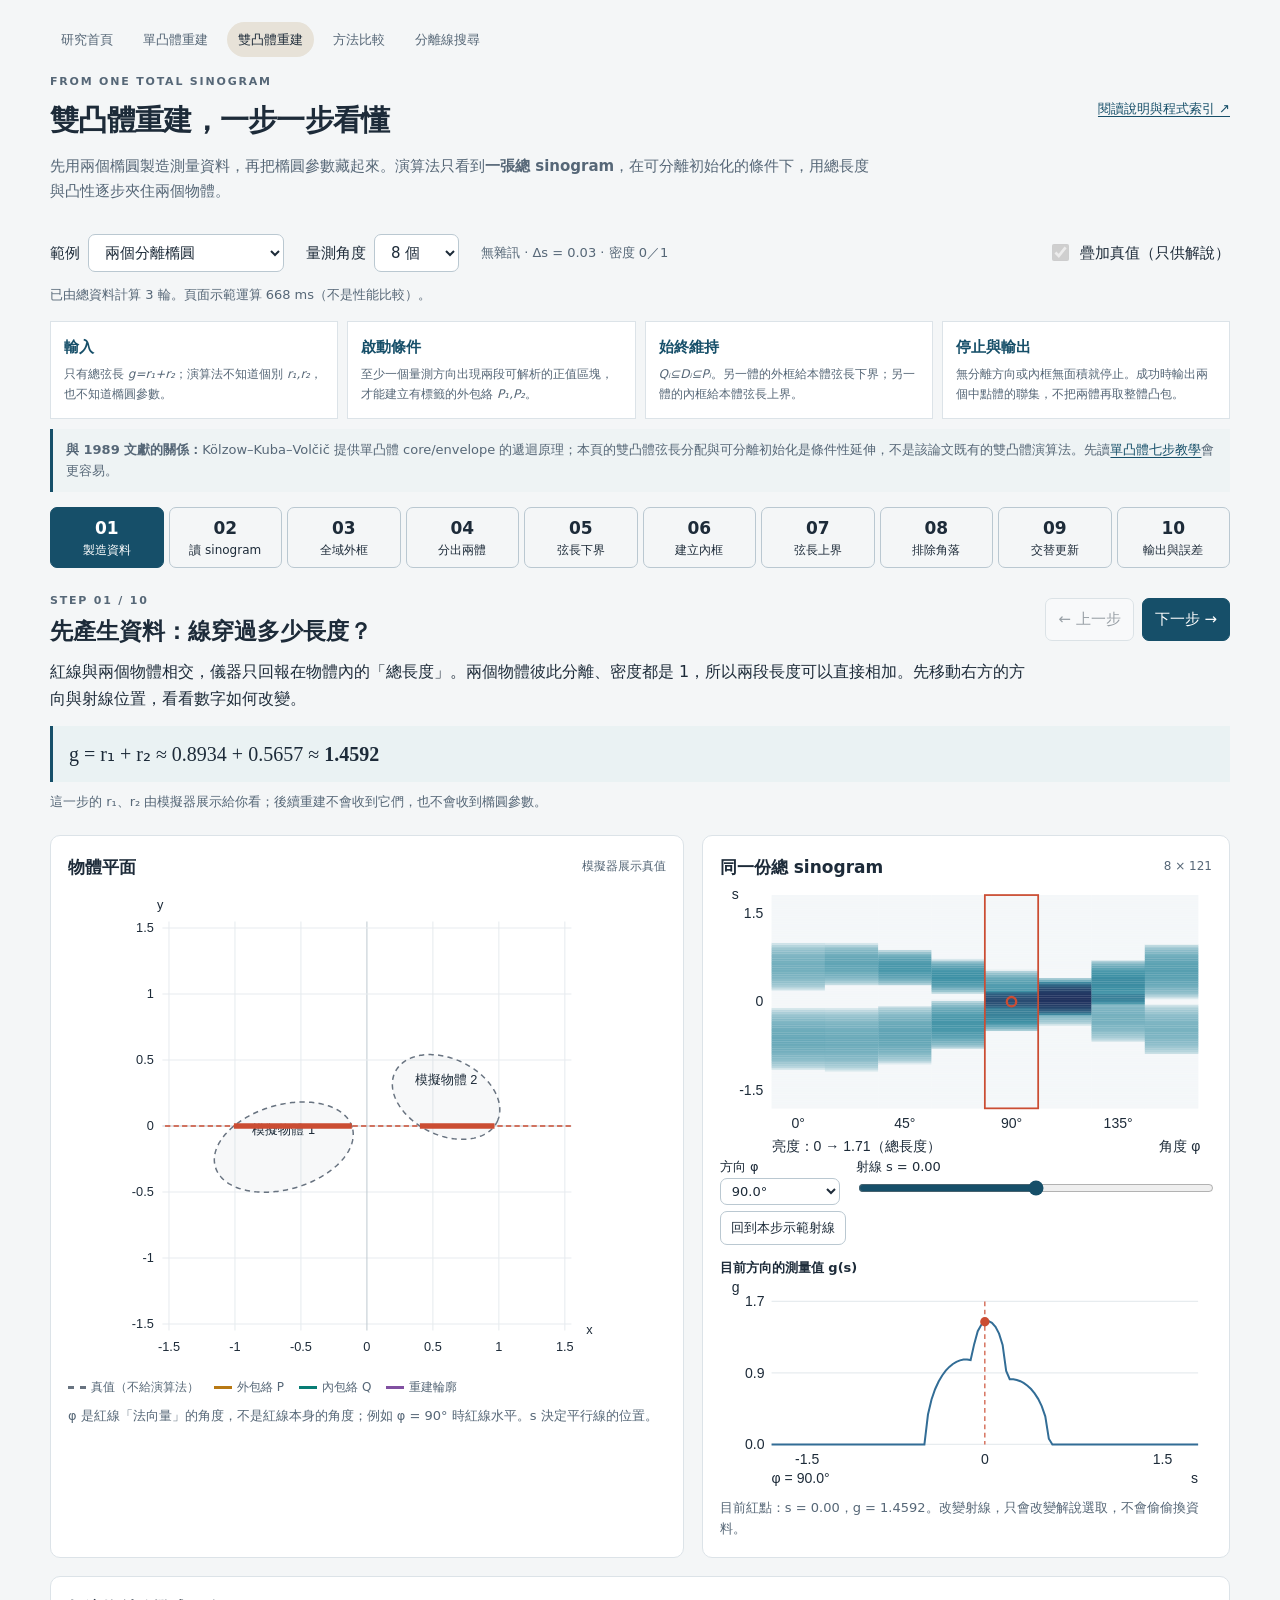
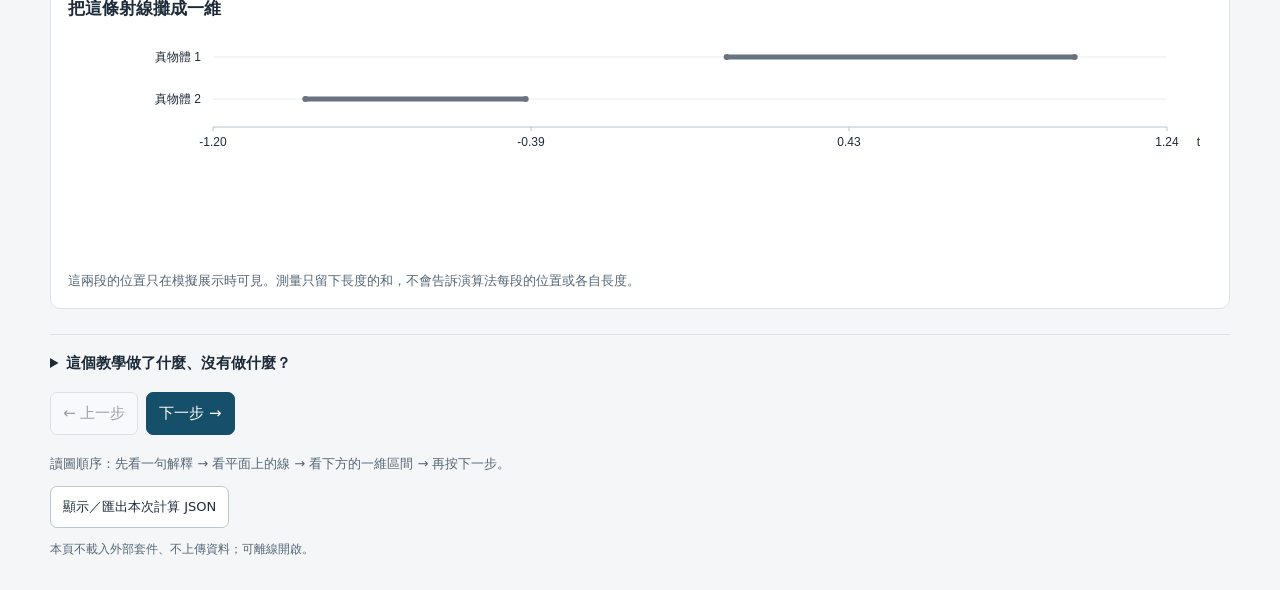
<file: tutorial/index.html>
<!doctype html>
<html lang="zh-Hant">
<head>
  <meta charset="utf-8">
  <meta name="viewport" content="width=device-width, initial-scale=1">
  <meta name="description" content="從雙橢圓的總 sinogram 出發，逐步理解雙凸體的內外包絡重建。">
  <title>雙凸體重建・一步一步看懂</title>
  <link rel="icon" href="data:,">
  <link rel="stylesheet" href="tutorial.css">
  <link rel="stylesheet" href="../shared-nav.css">
</head>
<body>
  <header class="header">
    <nav class="research-nav" aria-label="研究導覽"><a href="../index.html">研究首頁</a><a href="../single/index.html">單凸體重建</a><a href="index.html" aria-current="page">雙凸體重建</a><a href="../results/index.html">方法比較</a><a href="../separator/index.html">分離線搜尋</a></nav>
    <div class="title-row"><div><p class="eyebrow">FROM ONE TOTAL SINOGRAM</p><h1>雙凸體重建，一步一步看懂</h1></div><a href="https://github.com/cclion61-droid/ellipse-sinogram-explorer/blob/main/tutorial/README.md" class="source-link">閱讀說明與程式索引 ↗</a></div>
    <p class="intro">先用兩個橢圓製造測量資料，再把橢圓參數藏起來。演算法只看到<strong>一張總 sinogram</strong>，在可分離初始化的條件下，用總長度與凸性逐步夾住兩個物體。</p>
  </header>
  <main>
    <section class="setup" aria-label="教學範例設定">
      <label>範例 <select id="preset"><option value="demo">兩個分離橢圓</option><option value="close">間距太小：初始化失敗</option></select></label>
      <label>量測角度 <select id="views"><option value="4">4 個</option><option value="8" selected>8 個</option><option value="16">16 個</option></select></label>
      <span class="setup-note">無雜訊 · Δs = 0.03 · 密度 0／1</span>
      <label class="check"><input type="checkbox" id="truth" checked> 疊加真值（只供解說）</label>
    </section>
    <p id="runStatus" class="run-status" role="status">正在計算教學範例…</p>
    <section class="method-map" aria-label="雙凸體方法的邏輯地圖">
      <article><strong>輸入</strong><p>只有總弦長 <em>g=r₁+r₂</em>；演算法不知道個別 <em>r₁,r₂</em>，也不知道橢圓參數。</p></article>
      <article><strong>啟動條件</strong><p>至少一個量測方向出現兩段可解析的正值區塊，才能建立有標籤的外包絡 <em>P₁,P₂</em>。</p></article>
      <article><strong>始終維持</strong><p><em>Qᵢ⊆Dᵢ⊆Pᵢ</em>。另一體的外框給本體弦長下界；另一體的內框給本體弦長上界。</p></article>
      <article><strong>停止與輸出</strong><p>無分離方向或內框無面積就停止。成功時輸出兩個中點體的聯集，不把兩體再取整體凸包。</p></article>
    </section>
    <p class="literature-note"><strong>與 1989 文獻的關係：</strong>Kölzow–Kuba–Volčič 提供單凸體 core/envelope 的遞迴原理；本頁的雙凸體弦長分配與可分離初始化是條件性延伸，不是該論文既有的雙凸體演算法。先讀<a href="../single/index.html">單凸體七步教學</a>會更容易。</p>
    <nav id="steps" class="steps" aria-label="演算法步驟"></nav>
    <section class="lesson" aria-labelledby="stepTitle">
      <div class="lesson-heading"><div><p id="stepCounter" class="eyebrow"></p><h2 id="stepTitle"></h2></div><div class="paging"><button id="previous" type="button">← 上一步</button><button id="next" class="primary" type="button">下一步 →</button></div></div>
      <p id="explanation" class="explanation"></p>
      <div id="formula" class="formula" aria-live="polite"></div>
      <p id="knowledge" class="knowledge"></p>
    </section>
    <section id="failure" class="failure" role="alert" hidden></section>
    <div class="figures">
      <section class="plot-panel object-panel" aria-labelledby="objectTitle">
        <div class="panel-title"><h3 id="objectTitle">物體平面</h3><span id="objectSubtitle"></span></div>
        <svg id="objects" viewBox="0 0 520 460" role="img" aria-labelledby="objectTitle"></svg>
        <div class="legend"><span><i class="key truth-key"></i>真值（不給演算法）</span><span><i class="key outer-key"></i>外包絡 P</span><span><i class="key inner-key"></i>內包絡 Q</span><span><i class="key output-key"></i><span id="outputLegend">重建輪廓</span></span></div>
        <p id="objectNote" class="plot-note"></p>
        <div id="zoomPanel" hidden><h4>被裁掉的角落・局部放大</h4><svg id="cutZoom" viewBox="0 0 420 220" role="img" aria-label="實際裁切事件的局部放大"></svg></div>
      </section>
      <section class="plot-panel data-panel" aria-labelledby="sinoTitle">
        <div class="panel-title"><h3 id="sinoTitle">同一份總 sinogram</h3><span id="matrixSize"></span></div>
        <svg id="sinogram" viewBox="0 0 420 235" role="img" aria-label="橫軸為角度、縱軸為 detector 位置，色彩表示總弦長"></svg>
        <div class="data-controls">
          <label>方向 φ <select id="angle"></select></label>
          <label>射線 s = <output id="sValue"></output><input id="detector" type="range" min="0" max="120" value="60" step="1"></label>
        </div>
        <button id="exampleRay" class="quiet" type="button">回到本步示範射線</button>
        <h4 id="profileTitle">目前方向的測量值 g(s)</h4>
        <svg id="profile" viewBox="0 0 420 180" role="img" aria-labelledby="profileTitle"></svg>
        <p id="dataNote" class="plot-note"></p>
      </section>
    </div>
    <section id="intervalPanel" class="plot-panel interval-panel" aria-labelledby="intervalTitle">
      <div class="panel-title"><h3 id="intervalTitle">把這條射線攤成一維</h3><label id="bodyControl">看哪個物體 <select id="body"><option value="0">物體 1</option><option value="1">物體 2</option></select></label></div>
      <svg id="intervals" viewBox="0 0 900 230" role="img" aria-labelledby="intervalTitle"></svg>
      <p id="intervalNote" class="plot-note"></p>
    </section>
    <section id="roundPanel" class="plot-panel" hidden>
      <label class="round-label">目前顯示第 <output id="roundValue">0</output> 輪 <input id="round" type="range" min="0" max="3" value="0" step="1"></label>
      <div class="table-wrap"><table><thead><tr><th>輪數</th><th>有效裁切數</th><th>條件性誤差上界 ε</th></tr></thead><tbody id="history"></tbody></table></div>
      <p class="plot-note">第 0 輪是初始內外包絡。上界縮小，不代表真實誤差每輪都下降；也不保證最終收斂到真值。</p>
    </section>
    <details class="details"><summary>這個教學做了什麼、沒有做什麼？</summary>
      <p>兩個預設物體均互不相交，因此二值聯集的 Radon 資料等於兩個弦長相加。橢圓只用來產生資料；重建輸出是一般凸多邊形，沒有橢圓擬合。角度覆蓋 [0, π)，不是 limited-angle。</p>
      <p>已知恰有兩個互不相交、密度為 1 的凸體，且位於 [-1.8, 1.8]²。每個物體在每個量測方向的投影寬度須大於 Δs，detector 覆蓋須完整。這些是模型假設，不是模型自動辨識的結果。</p>
      <p>若找不到中間至少兩個零取樣點的分離投影，或內包絡沒有面積，就停止並顯示失敗。不使用真實分離線補救。</p>
      <p>誤差上界以包含關係正確為前提，數學證明使用精確運算；此 JavaScript 實作使用浮點容差，不是嚴格機器認證。它是解說用範例，不是新增的性能比較實驗。</p>
      <p>來源：本專案 Python 原型 <code>validate_geometric_completion.py</code> 與 <code>research_chain_audit.py</code> 的教學移植；單凸體 core/envelope 幾何基礎參見 <a href="https://doi.org/10.1007/BF02187723" target="_blank" rel="noopener">Kölzow–Kuba–Volčič (1989)</a>。本頁不是該論文 Algorithm E 的完整實作；雙凸體總弦長界與初始化是本專案目前研究原型。</p>
    </details>
    <div class="paging bottom-paging"><button id="previousBottom" type="button">← 上一步</button><button id="nextBottom" class="primary" type="button">下一步 →</button></div>
    <footer><p>讀圖順序：先看一句解釋 → 看平面上的線 → 看下方的一維區間 → 再按下一步。</p><button id="download" type="button">顯示／匯出本次計算 JSON</button><p>本頁不載入外部套件、不上傳資料；可離線開啟。</p></footer>
    <section id="exportPanel" class="plot-panel" hidden aria-labelledby="exportTitle">
      <h3 id="exportTitle">本次輸入與計算紀錄</h3>
      <p id="exportStatus" role="status"></p>
      <p><a id="saveJson" download="two-body-tutorial-trace.json">儲存 JSON 檔案</a>。若內建瀏覽器未提供下載，請複製下方完整文字，另存為 <code>.json</code>。</p>
      <textarea id="exportText" aria-label="完整計算紀錄 JSON" readonly rows="8" style="width:100%;font-family:monospace;font-size:12px;margin-top:12px"></textarea>
    </section>
  </main>
  <noscript>本教學需要 JavaScript 來計算並顯示幾何步驟。</noscript>
  <script src="geometry.js"></script><script src="phantom.js"></script><script src="tutorial.js"></script>
</body>
</html>
</file>
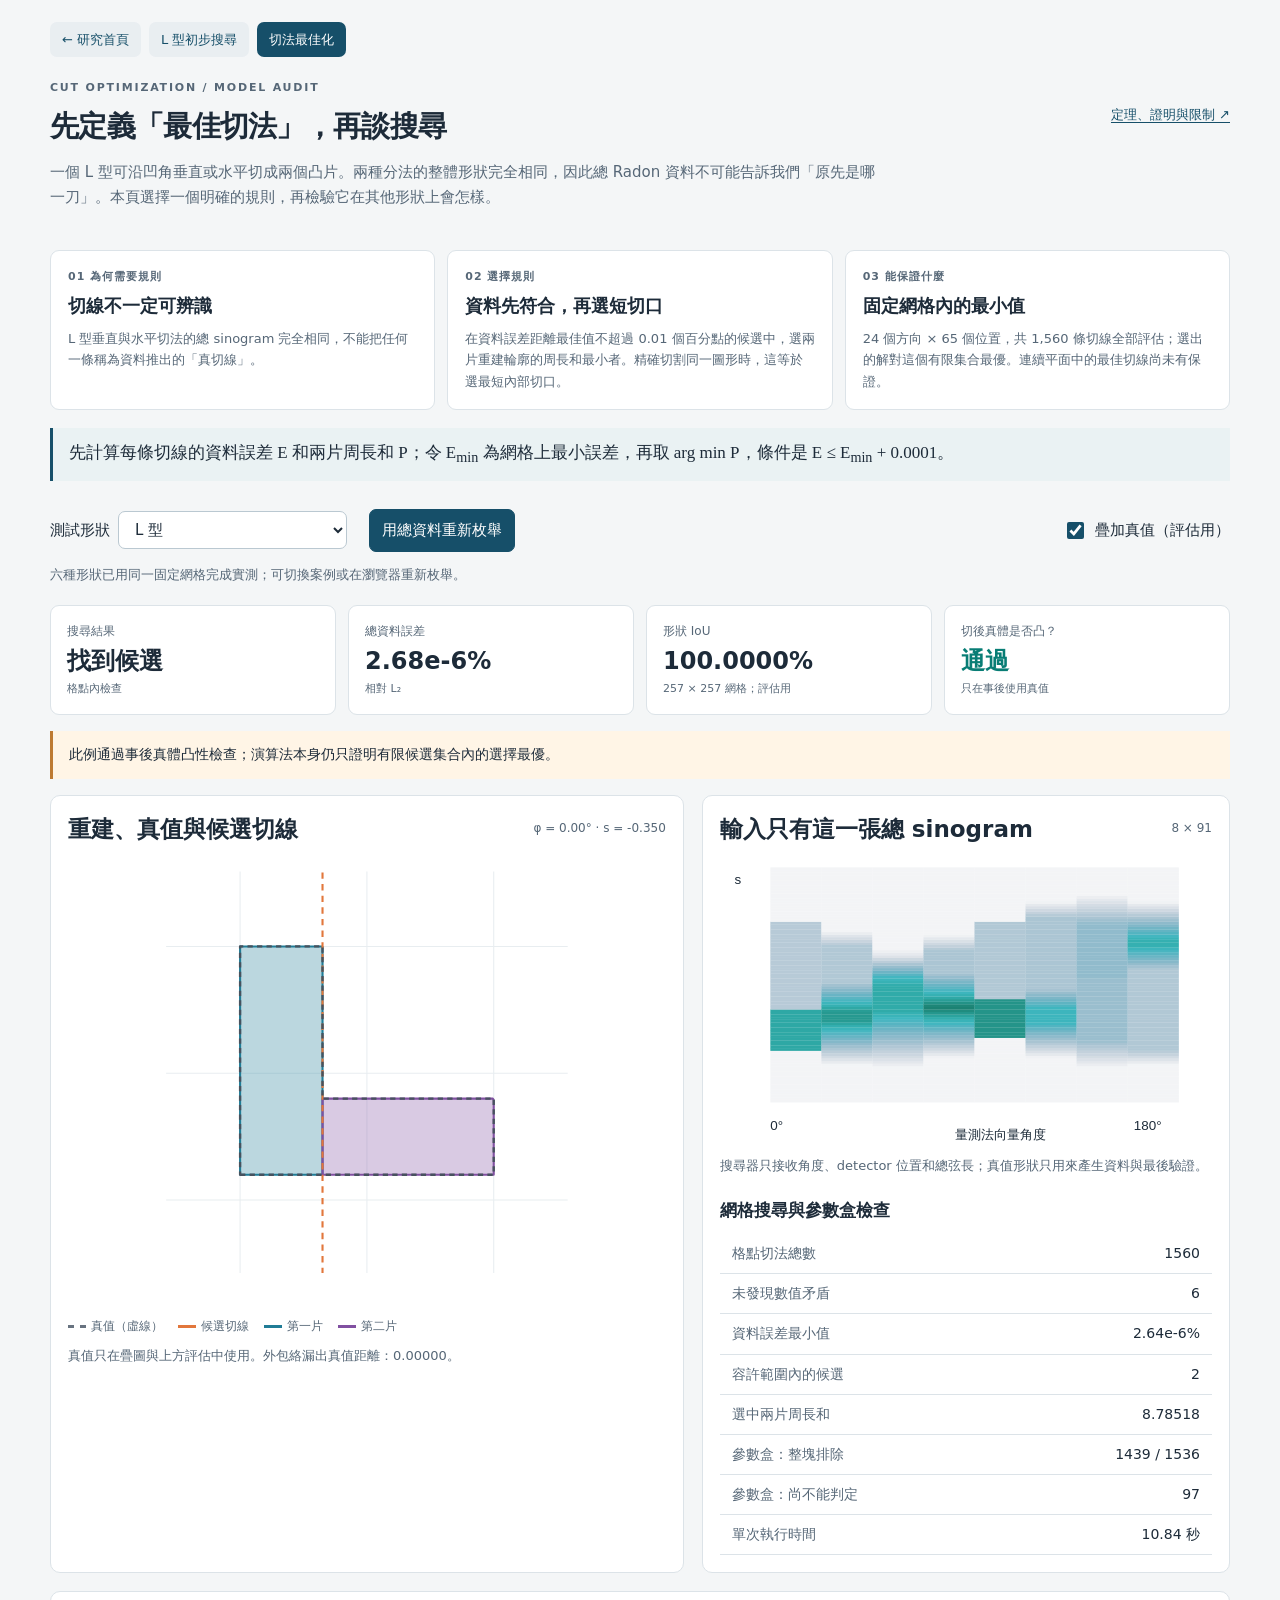
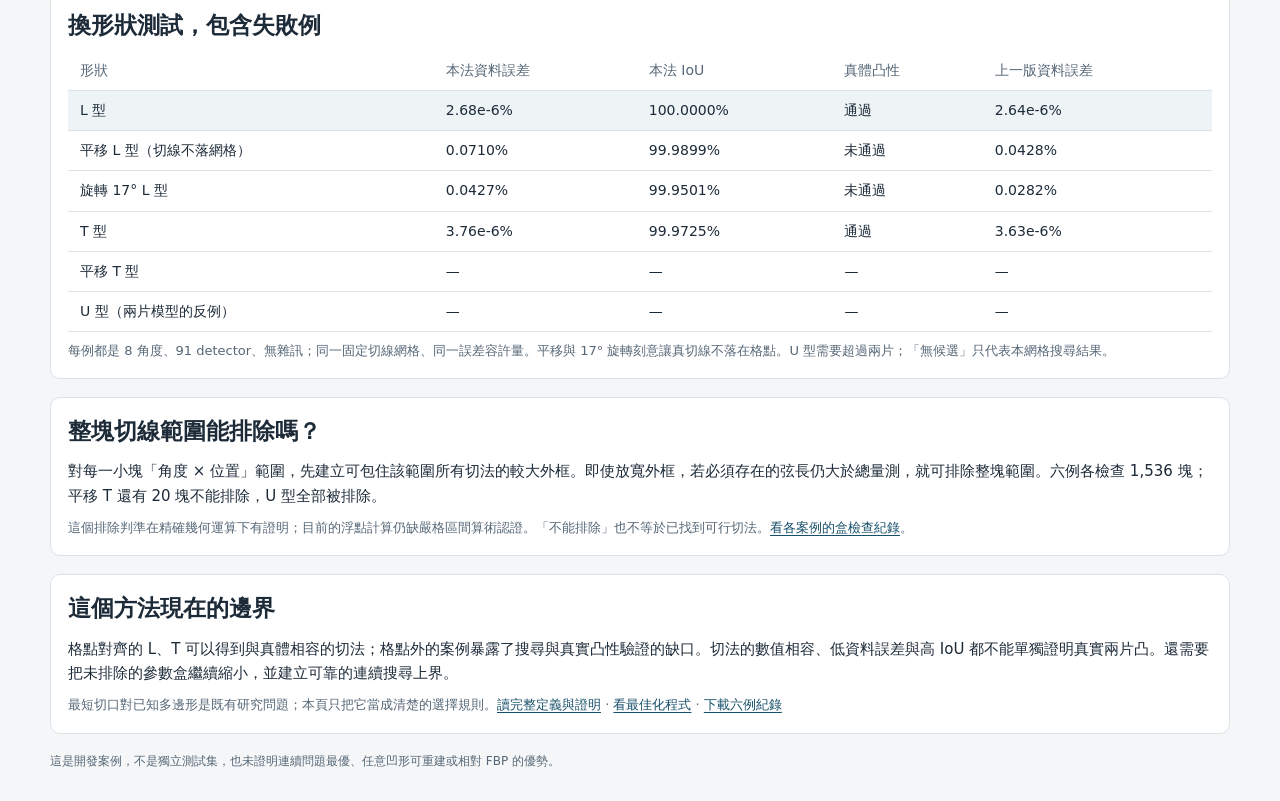
<file: concave/optimization.html>
<!doctype html>
<html lang="zh-Hant"><head><meta charset="utf-8"><meta name="viewport" content="width=device-width,initial-scale=1">
<title>切法的定義與最佳化・Radon 幾何重建</title><link rel="icon" href="data:,">
<link rel="stylesheet" href="../tutorial/tutorial.css"><link rel="stylesheet" href="style.css"><link rel="stylesheet" href="optimization.css"></head>
<body>
<header class="header"><nav class="site-nav" aria-label="L 型研究"><a href="../index.html">← 研究首頁</a><a href="index.html">L 型初步搜尋</a><a href="optimization.html" aria-current="page">切法最佳化</a></nav>
<div class="title-row"><div><p class="eyebrow">CUT OPTIMIZATION / MODEL AUDIT</p><h1>先定義「最佳切法」，再談搜尋</h1></div><a href="https://github.com/cclion61-droid/ellipse-sinogram-explorer/blob/main/concave/OPTIMIZATION_NOTE.md" class="source-link">定理、證明與限制 ↗</a></div>
<p class="intro">一個 L 型可沿凹角垂直或水平切成兩個凸片。兩種分法的整體形狀完全相同，因此總 Radon 資料不可能告訴我們「原先是哪一刀」。本頁選擇一個明確的規則，再檢驗它在其他形狀上會怎樣。</p></header>
<main>
<section class="logic-grid" aria-label="最佳化的三個定義"><article><span>01 為何需要規則</span><strong>切線不一定可辨識</strong><p>L 型垂直與水平切法的總 sinogram 完全相同，不能把任何一條稱為資料推出的「真切線」。</p></article>
<article><span>02 選擇規則</span><strong>資料先符合，再選短切口</strong><p>在資料誤差距離最佳值不超過 0.01 個百分點的候選中，選兩片重建輪廓的周長和最小者。精確切割同一圖形時，這等於選最短內部切口。</p></article>
<article><span>03 能保證什麼</span><strong>固定網格內的最小值</strong><p>24 個方向 × 65 個位置，共 1,560 條切線全部評估；選出的解對這個有限集合最優。連續平面中的最佳切線尚未有保證。</p></article></section>
<div class="formula">先計算每條切線的資料誤差 E 和兩片周長和 P；令 E<sub>min</sub> 為網格上最小誤差，再取 <span>arg min P，條件是 E ≤ E<sub>min</sub> + 0.0001</span>。</div>
<section class="setup"><label>測試形狀 <select id="case" aria-label="測試形狀"></select></label><button id="run" class="primary">用總資料重新枚舉</button><label class="check"><input id="truth" type="checkbox" checked>疊加真值（評估用）</label></section>
<p id="status" class="run-status" role="status">讀取六個已完成的實驗…</p>
<section class="metrics" aria-label="選中候選的事後評估"><article><span>搜尋結果</span><strong id="outcome">—</strong><small>格點內檢查</small></article><article><span>總資料誤差</span><strong id="error">—</strong><small>相對 L₂</small></article><article><span>形狀 IoU</span><strong id="iou">—</strong><small>257 × 257 網格；評估用</small></article><article><span>切後真體是否凸？</span><strong id="convexity">—</strong><small>只在事後使用真值</small></article></section>
<p id="finding" class="finding" role="status"></p>
<section class="figures"><div class="plot-panel"><div class="panel-title"><h2>重建、真值與候選切線</h2><span id="cutLabel"></span></div><svg id="shapePlot" viewBox="0 0 500 440" role="img" aria-label="所選切線、凸片重建與真值圖形"></svg><div class="legend"><span><i class="key truth-key"></i>真值（虛線）</span><span><i class="key" style="border-color:#e2773c"></i>候選切線</span><span><i class="key" style="border-color:#207c96"></i>第一片</span><span><i class="key" style="border-color:#8150a1"></i>第二片</span></div><p id="shapeNote" class="plot-note"></p></div>
<div class="plot-panel"><div class="panel-title"><h2>輸入只有這一張總 sinogram</h2><span id="matrixSize"></span></div><svg id="sinogram" viewBox="0 0 440 270" role="img" aria-label="測得的總 Radon 資料"></svg><p class="plot-note">搜尋器只接收角度、detector 位置和總弦長；真值形狀只用來產生資料與最後驗證。</p><h3 class="analysis-heading">網格搜尋與參數盒檢查</h3><div class="table-wrap"><table><tbody id="record"></tbody></table></div></div></section>
<section class="plot-panel results-panel"><h2>換形狀測試，包含失敗例</h2><div class="table-wrap"><table><thead><tr><th>形狀</th><th>本法資料誤差</th><th>本法 IoU</th><th>真體凸性</th><th>上一版資料誤差</th></tr></thead><tbody id="comparison"></tbody></table></div><p class="plot-note">每例都是 8 角度、91 detector、無雜訊；同一固定切線網格、同一誤差容許量。平移與 17° 旋轉刻意讓真切線不落在格點。U 型需要超過兩片；「無候選」只代表本網格搜尋結果。</p></section>
<section class="plot-panel results-panel"><h2>整塊切線範圍能排除嗎？</h2><p>對每一小塊「角度 × 位置」範圍，先建立可包住該範圍所有切法的較大外框。即使放寬外框，若必須存在的弦長仍大於總量測，就可排除整塊範圍。六例各檢查 1,536 塊；平移 T 還有 20 塊不能排除，U 型全部被排除。</p><p class="plot-note">這個排除判準在精確幾何運算下有證明；目前的浮點計算仍缺嚴格區間算術認證。「不能排除」也不等於已找到可行切法。<a href="box-results.json">看各案例的盒檢查紀錄</a>。</p></section>
<section class="plot-panel results-panel"><h2>這個方法現在的邊界</h2><p>格點對齊的 L、T 可以得到與真體相容的切法；格點外的案例暴露了搜尋與真實凸性驗證的缺口。切法的數值相容、低資料誤差與高 IoU 都不能單獨證明真實兩片凸。還需要把未排除的參數盒繼續縮小，並建立可靠的連續搜尋上界。</p><p class="plot-note">最短切口對已知多邊形是既有研究問題；本頁只把它當成清楚的選擇規則。<a href="https://github.com/cclion61-droid/ellipse-sinogram-explorer/blob/main/concave/OPTIMIZATION_NOTE.md">讀完整定義與證明</a> · <a href="https://github.com/cclion61-droid/ellipse-sinogram-explorer/blob/main/concave/optimization.js">看最佳化程式</a> · <a href="optimization-results.json">下載六例紀錄</a></p></section>
<footer><p>這是開發案例，不是獨立測試集，也未證明連續問題最優、任意凹形可重建或相對 FBP 的優勢。</p></footer>
</main><noscript>此頁需要 JavaScript。</noscript><script src="../tutorial/geometry.js"></script><script src="engine.js"></script><script src="phantom.js"></script><script src="optimization.js"></script><script src="optimization-page.js"></script></body></html>
</file>
<file: home.css>
:root {
  color-scheme: light;
  --paper: #f4f1ea;
  --ink: #101e28;
  --muted: #60717d;
  --line: #d8d1c4;
  --teal: #087f75;
  --dark: #07111a;
  font-family: Inter, "Noto Sans TC", "PingFang TC", "Microsoft JhengHei", sans-serif;
}
* { box-sizing: border-box; }
html { scroll-behavior: smooth; }
body { margin: 0; color: var(--ink); background: var(--paper); }
a { color: inherit; }
.topbar { display: flex; justify-content: space-between; align-items: center; gap: 20px; padding: 20px clamp(20px, 5vw, 72px); border-bottom: 1px solid var(--line); }
.brand { font-size: 15px; font-weight: 750; text-decoration: none; letter-spacing: .02em; }
.topbar nav { display: flex; flex-wrap: wrap; gap: 22px; }
.topbar nav a { color: var(--muted); font-size: 13px; text-decoration: none; }
.topbar nav a:hover, .other a:hover { color: var(--teal); }
main { max-width: 1290px; margin: auto; padding: 0 clamp(20px, 5vw, 72px) 92px; }
.hero { padding: clamp(68px, 10vw, 145px) 0 clamp(52px, 7vw, 90px); }
.eyebrow { margin: 0 0 18px; color: var(--teal); font-size: 11px; font-weight: 800; letter-spacing: .16em; }
h1, h2, h3, p { margin-top: 0; }
h1 { max-width: 1050px; margin-bottom: 22px; font-family: Georgia, "Noto Serif TC", serif; font-size: clamp(44px, 7vw, 98px); font-weight: 500; line-height: 1.03; letter-spacing: -.06em; }
.hero > p:last-child { max-width: 740px; margin-bottom: 0; color: var(--muted); font-size: clamp(16px, 1.5vw, 20px); line-height: 1.7; }
.focus { display: grid; grid-template-columns: repeat(2, minmax(0, 1fr)); gap: 16px; }
.focus a { display: flex; flex-direction: column; min-height: 310px; padding: clamp(26px, 4vw, 50px); background: var(--dark); color: #f0f6f6; text-decoration: none; }
.focus a:nth-child(2) { background: #0c3441; }
.focus a:nth-child(3) { background: #114754; }
.focus a:nth-child(4) { background: #175762; }
.number { color: #5bcebf; font-size: 12px; font-weight: 800; letter-spacing: .16em; }
.focus h2 { margin: 42px 0 18px; font-family: Georgia, "Noto Serif TC", serif; font-size: clamp(30px, 3.4vw, 48px); font-weight: 500; }
.focus p { max-width: 430px; margin-bottom: 28px; color: #aabdc5; line-height: 1.7; }
.go { margin-top: auto; color: #76e2d5; font-size: 13px; font-weight: 700; }
.focus a:hover .go { text-decoration: underline; }
.other { margin-top: 74px; padding-top: 24px; border-top: 1px solid var(--line); }
.other h2 { margin-bottom: 18px; font-family: Georgia, "Noto Serif TC", serif; font-size: 24px; font-weight: 500; }
.other-links { display: flex; flex-wrap: wrap; gap: 12px 28px; }
.other a { color: var(--muted); font-size: 14px; text-decoration: none; }
footer { padding: 25px; color: #82909a; background: var(--dark); font-size: 12px; text-align: center; }
@media (max-width: 700px) {
  .topbar { align-items: flex-start; flex-direction: column; }
  .focus { grid-template-columns: 1fr; }
  .focus a { min-height: 255px; }
  .focus h2 { margin-top: 25px; }
}
@media (max-width: 980px) and (min-width: 701px) { .focus { grid-template-columns: 1fr 1fr; } }
@media (prefers-reduced-motion: reduce) { html { scroll-behavior: auto; } }
</file>
<file: shared-nav.css>
.research-nav {
  display: flex;
  align-items: center;
  gap: 8px;
  flex-wrap: wrap;
  font-size: 13px;
}
.research-nav a {
  display: inline-block !important;
  padding: 7px 11px;
  border-radius: 999px;
  color: var(--muted, #60717d);
  text-decoration: none;
}
.research-nav a:hover,
.research-nav a[aria-current="page"] {
  color: var(--ink, #101e28);
  background: #e7e2d8;
}
.section-nav {
  display: flex;
  justify-content: center;
  gap: 10px;
  flex-wrap: wrap;
  padding: 12px 18px;
  border-bottom: 1px solid var(--line, #d8d1c4);
  background: #eee9df;
}
.section-nav a {
  padding: 5px 10px;
  border-radius: 999px;
  color: var(--muted, #60717d);
  font-size: 13px;
  text-decoration: none;
}
.section-nav a:hover { color: var(--ink, #101e28); background: #e3ddd2; }
@media (max-width: 680px) {
  .site-header { position: static; align-items: flex-start; flex-direction: column; }
  .site-header .research-nav { justify-content: flex-start; }
}
</file>
<file: tutorial/tutorial.css>
:root{color-scheme:light;--ink:#1d2b39;--muted:#566777;--page:#f4f6f7;--paper:#fff;--line:#dce3e8;--primary:#164f69;--outer:#b87914;--inner:#087d75;--output:#8150a1;--truth:#687380;--ray:#cb4d33;--soft:#eef4f6;font-family:Inter,"Noto Sans TC","Microsoft JhengHei",system-ui,sans-serif}
*{box-sizing:border-box}body{margin:0;background:var(--page);color:var(--ink);font-size:15px;line-height:1.65}a{color:var(--primary);text-underline-offset:3px}button,select,input{font:inherit}button,select{border:1px solid #bac8d1;border-radius:7px;background:var(--paper);color:var(--ink);padding:8px 12px}button{cursor:pointer;min-height:42px}button:disabled{opacity:.42;cursor:default}button:not(:disabled):hover{border-color:var(--primary);background:var(--soft)}button.primary{background:var(--primary);color:white;border-color:var(--primary)}button.primary:hover{background:#0e4058}button.quiet{padding:4px 10px;font-size:13px;min-height:34px}button:focus-visible,a:focus-visible,input:focus-visible,select:focus-visible{outline:3px solid #558daa;outline-offset:3px}input[type=range]{accent-color:var(--primary);width:100%;min-width:100px}input[type=checkbox]{accent-color:var(--primary);width:17px;height:17px}h1,h2,h3,h4,p{margin:0}h1{font-size:29px;letter-spacing:-.7px;font-weight:650}h2{font-size:23px;line-height:1.4}h3{font-size:17px}h4{font-size:14px;font-weight:600;margin:12px 0 0}.header,main{max-width:1240px;margin:auto;padding:22px 30px}.header{padding-bottom:8px}.back-link{font-size:13px;text-decoration:none}.title-row{display:flex;align-items:center;justify-content:space-between;gap:20px;margin-top:16px}.eyebrow{font-size:11px;font-weight:700;letter-spacing:1.8px;color:var(--muted);margin-bottom:5px}.source-link{font-size:13px}.intro{margin-top:10px;color:var(--muted);max-width:830px}.setup{display:flex;flex-wrap:wrap;align-items:center;gap:12px 22px;padding-bottom:4px}.setup>label{display:flex;align-items:center;gap:8px}.check{margin-left:auto}.setup-note{font-size:13px;color:var(--muted)}.run-status{font-size:13px;color:var(--muted);padding:8px 0}.steps{display:grid;grid-template-columns:repeat(10,1fr);gap:5px;margin:12px 0 24px}.steps button{padding:8px 3px;font-size:12px;line-height:1.5;min-height:60px;background:transparent}.steps .number{display:block;font-size:17px;font-weight:650}.steps button[aria-current=step]{color:white;background:var(--primary);border-color:var(--primary)}.lesson{margin-bottom:22px}.lesson-heading{display:flex;justify-content:space-between;align-items:center;gap:12px}.paging{display:flex;gap:8px;flex-shrink:0}.explanation{margin:12px 0 14px;max-width:990px;font-size:16px}.formula{font-family:"Cambria Math",Cambria,"Microsoft JhengHei",serif;font-size:20px;line-height:1.8;background:#eaf2f3;border-left:3px solid var(--primary);padding:10px 16px;overflow-wrap:anywhere}.formula .small{font-family:inherit;font-size:15px;color:var(--muted)}.knowledge{font-size:13px;margin-top:9px;color:var(--muted)}.figures{display:grid;grid-template-columns:1.2fr 1fr;gap:18px}.plot-panel{background:var(--paper);border:1px solid var(--line);border-radius:10px;padding:17px;min-width:0}.panel-title{display:flex;align-items:center;justify-content:space-between;gap:10px;flex-wrap:wrap}.panel-title>span{font-size:12px;color:var(--muted)}svg{display:block;width:100%;height:auto;overflow:hidden}svg text{font-family:Inter,"Microsoft JhengHei",sans-serif;fill:var(--ink);font-size:12px}.object-panel svg{max-height:490px}.legend{display:flex;flex-wrap:wrap;gap:5px 15px;font-size:12px;color:var(--muted);margin:7px 0}.legend>span{display:inline-flex;align-items:center;gap:5px}.key{width:18px;border-top:3px solid;display:inline-block}.truth-key{border-color:var(--truth);border-top-style:dashed}.outer-key{border-color:var(--outer)}.inner-key{border-color:var(--inner)}.output-key{border-color:var(--output)}.plot-note{font-size:13px;color:var(--muted);margin-top:8px;overflow-wrap:anywhere}.data-controls{display:grid;grid-template-columns:120px 1fr;gap:16px;margin-bottom:6px}.data-controls label{font-size:13px}.data-controls select{display:block;width:100%;padding:4px 7px}.data-controls output{font-variant-numeric:tabular-nums}.interval-panel{margin-top:18px}.panel-title label{font-size:13px}.panel-title select{padding:4px 8px}.round-label{display:flex;align-items:center;gap:12px;flex-wrap:wrap}.round-label input{max-width:370px}.table-wrap{overflow:auto}table{border-collapse:collapse;width:100%;font-variant-numeric:tabular-nums;font-size:14px;margin-top:10px}th,td{text-align:left;border-bottom:1px solid var(--line);padding:8px 12px}th{color:var(--muted);font-weight:500}tr.selected{background:var(--soft)}#roundPanel{margin-top:18px}.details{margin-top:25px;border-top:1px solid var(--line);padding:16px 0}.details summary{cursor:pointer;font-weight:600}.details p{margin-top:12px;color:var(--muted);font-size:14px}code{background:#e8edf0;padding:2px 4px;overflow-wrap:anywhere}footer{padding:18px 0 8px;color:var(--muted);font-size:13px}footer button{margin:12px 0}footer p:last-child{font-size:12px}.failure{background:#fff0e9;color:#7d3520;border-left:4px solid #bb5934;padding:15px 18px;margin-bottom:18px}.failure strong{display:block}.failure p{margin-top:6px}[hidden]{display:none!important}#zoomPanel{border-top:1px solid var(--line);margin-top:10px}#cutZoom{max-height:260px}.data-panel h4{font-size:13px}
.method-map{display:grid;grid-template-columns:repeat(4,1fr);gap:9px;margin:8px 0 10px}.method-map article{border:1px solid var(--line);background:var(--paper);padding:13px}.method-map strong{color:var(--primary)}.method-map p{font-size:12px;color:var(--muted);margin-top:5px}.literature-note{font-size:13px;color:var(--muted);background:#eef3f4;border-left:3px solid var(--primary);padding:10px 13px;margin:0 0 15px}
@media(max-width:850px){.header,main{padding-left:18px;padding-right:18px}.steps{grid-template-columns:repeat(5,1fr);gap:6px}.title-row{align-items:flex-start}.source-link{max-width:125px}.check{margin-left:0}.figures{gap:12px;grid-template-columns:1fr 1fr}.plot-panel{padding:12px}.formula{font-size:18px}.method-map{grid-template-columns:1fr 1fr}}
@media(max-width:650px){body{font-size:14px}.header,main{padding-left:12px;padding-right:12px}h1{font-size:24px}h2{font-size:20px}.source-link{display:none}.figures{grid-template-columns:1fr}.lesson-heading{align-items:flex-start;flex-direction:column}.paging{width:100%;justify-content:space-between}.steps{margin-bottom:18px}.steps button{font-size:11px;padding:5px 1px;min-height:56px}.explanation{font-size:15px}.formula{font-size:17px;padding:10px 12px}.interval-panel{padding:12px 8px}.interval-panel svg{min-height:220px}.setup{gap:9px 15px}.setup-note{width:100%}.panel-title{gap:6px}.data-controls{grid-template-columns:105px 1fr}.object-panel svg{max-height:none}.title-row{margin-top:10px}th,td{padding:7px 8px;font-size:12px}.method-map{grid-template-columns:1fr}}
</file>
<file: concave/style.css>
.site-nav{display:flex;gap:8px;flex-wrap:wrap;margin-bottom:22px}.site-nav a{font-size:13px;padding:7px 12px;border-radius:7px;text-decoration:none;background:#e9eef1}.site-nav a[aria-current=page]{background:#164f69;color:#fff}.metrics{display:grid;grid-template-columns:repeat(4,1fr);gap:12px;margin:12px 0}.metrics article{padding:16px;background:#fff;border:1px solid var(--line);border-radius:9px;display:flex;flex-direction:column}.metrics span,.metrics small{font-size:12px;color:var(--muted)}.metrics strong{font-size:27px;line-height:1.6;font-weight:650;font-variant-numeric:tabular-nums}.metrics small{font-size:11px}.finding{padding:12px 16px;border-left:3px solid #bd7a32;background:#fff5e6;font-size:14px;margin:16px 0}.steps{grid-template-columns:repeat(5,1fr)}.steps button{min-height:48px;font-size:13px}.secondary,.results-panel{margin-top:18px}#objects{max-height:480px}#searchMap{margin-top:8px}.profile-label{display:flex;align-items:center;gap:12px;font-size:13px}.profile-label select{padding:4px 8px}.round-label{font-size:13px}.round-label input{max-width:260px}.dot{width:8px;height:8px;border-radius:50%;display:inline-block}.compatible{background:#087d75}.contradiction{background:#c86b62}.other{background:#9aabb4}#candidate{width:70px;padding:6px;margin:8px;border:1px solid #bac8d1;border-radius:6px}#cutLabel{font-variant-numeric:tabular-nums}details{margin-top:14px;font-size:13px;color:var(--muted)}details summary{cursor:pointer;color:var(--ink)}details p{margin-top:10px}.bad{color:#a44b24}.good{color:#087d75}textarea{width:100%;display:block;margin-top:12px;font:12px monospace;padding:10px}#comparison button{padding:3px 7px;min-height:30px;font-size:13px}
@media(max-width:750px){.metrics{grid-template-columns:repeat(2,1fr)}.metrics strong{font-size:23px}.site-nav{gap:5px}.site-nav a{padding:6px 8px;font-size:12px}.steps{gap:4px}.steps button{font-size:11px}.secondary{grid-template-columns:1fr}}
</file>
<file: results/results.css>
:root {
  --ink: #0e1b25;
  --muted: #60717d;
  --paper: #f4f1ea;
  --card: #fffdf8;
  --line: #d8d1c4;
  --dark: #07111a;
  --dark-card: #0d1b27;
  --teal: #0b8f83;
  --teal-bright: #48d8c7;
  --red: #d9484f;
  --gold: #d49a24;
  --blue: #238ca6;
  --shadow: 0 20px 60px rgba(31, 43, 51, .10);
  font-family: Inter, "Noto Sans TC", "PingFang TC", "Microsoft JhengHei", sans-serif;
}

* { box-sizing: border-box; }
html { scroll-behavior: smooth; background: var(--paper); }
body { margin: 0; color: var(--ink); background: var(--paper); font-size: 16px; }
a { color: inherit; }
code { font-family: "SFMono-Regular", Consolas, monospace; font-size: .9em; }

.site-header {
  position: sticky; top: 0; z-index: 10;
  display: flex; align-items: center; justify-content: space-between; gap: 24px;
  padding: 14px clamp(18px, 4vw, 64px);
  border-bottom: 1px solid rgba(216, 209, 196, .9);
  background: rgba(244, 241, 234, .92); backdrop-filter: blur(14px);
}
.brand { display: flex; align-items: center; gap: 12px; text-decoration: none; }
.brand-mark { width: 31px; height: 31px; border: 7px solid var(--teal); border-radius: 50%; box-shadow: inset 0 0 0 2px var(--paper); }
.brand small, .brand strong { display: block; }
.brand small { color: var(--teal); font-size: 9px; font-weight: 800; letter-spacing: .18em; }
.brand strong { margin-top: 2px; font-size: 15px; }
nav { display: flex; align-items: center; gap: 7px; }
nav a { padding: 8px 11px; border-radius: 999px; color: var(--muted); font-size: 13px; text-decoration: none; }
nav a:hover { color: var(--ink); background: #e9e4da; }
.nav-quiet { border: 1px solid var(--line); }

main { overflow: hidden; }
.hero {
  display: grid; grid-template-columns: minmax(0, 1.25fr) minmax(280px, .55fr); gap: clamp(28px, 6vw, 90px);
  max-width: 1450px; margin: 0 auto; padding: clamp(64px, 9vw, 132px) clamp(20px, 5vw, 78px) 88px;
}
.eyebrow { margin: 0 0 10px; color: var(--teal); font-size: 11px; font-weight: 850; letter-spacing: .17em; }
h1, h2, h3, p { margin-top: 0; }
h1 { max-width: 930px; margin-bottom: 26px; font-family: Georgia, "Noto Serif TC", serif; font-size: clamp(44px, 6.2vw, 88px); font-weight: 500; letter-spacing: -.055em; line-height: 1.02; }
.lede { max-width: 780px; margin-bottom: 0; color: var(--muted); font-size: clamp(16px, 1.5vw, 21px); line-height: 1.75; }
.hero-card { align-self: end; padding: 26px; border: 1px solid var(--line); border-radius: 3px; background: var(--card); box-shadow: var(--shadow); }
.hero-card > p { margin-bottom: 5px; color: var(--muted); font-size: 12px; }
.hero-card > strong { display: block; font-family: Georgia, serif; font-size: 25px; }
.hero-card > span { color: var(--teal); font-size: 12px; font-weight: 700; }
.hero-card dl { margin: 24px 0 0; }
.hero-card dl div { display: flex; justify-content: space-between; gap: 18px; padding: 11px 0; border-top: 1px solid var(--line); font-size: 12px; }
.hero-card dt { color: var(--muted); }
.hero-card dd { margin: 0; font-weight: 700; text-align: right; }

.benchmark-section { padding: 82px clamp(18px, 4vw, 64px) 96px; border-top: 1px solid var(--line); }
.section-dark { color: #edf5f7; background: var(--dark); border-top: 0; }
.section-head { display: flex; align-items: end; justify-content: space-between; gap: 36px; max-width: 1450px; margin: 0 auto 34px; }
.section-head h2, .notes-section h2 { margin-bottom: 0; font-family: Georgia, "Noto Serif TC", serif; font-size: clamp(30px, 3.4vw, 52px); font-weight: 500; letter-spacing: -.035em; }
.section-head > p { max-width: 580px; margin-bottom: 3px; color: var(--muted); line-height: 1.7; }
.section-dark .section-head > p { color: #93a9b6; }
.single-model { display: grid; grid-template-columns: repeat(3, minmax(0, 1fr)); gap: 12px; max-width: 1450px; margin: 0 auto 30px; }
.single-model p { margin: 0; padding: 18px 20px; border: 1px solid var(--line); background: var(--card); color: var(--muted); font-size: 13px; line-height: 1.7; }
.single-model strong { color: var(--ink); }

.matrix-scroll { max-width: 1450px; margin: 0 auto; padding-bottom: 8px; overflow-x: auto; scrollbar-color: var(--teal) transparent; }
.comparison-grid { display: grid; min-width: 1100px; gap: 5px; }
.single-grid { min-width: 1100px; grid-template-columns: 145px repeat(5, minmax(170px, 1fr)); }
.double-grid { grid-template-columns: 145px repeat(5, minmax(170px, 1fr)); }
.separator-grid { grid-template-columns: 170px repeat(5, minmax(170px, 1fr)); }
.corner-label, .column-label, .row-label { display: flex; justify-content: center; flex-direction: column; }
.corner-label { align-items: flex-start; padding: 12px; color: var(--muted); font-size: 11px; font-weight: 800; letter-spacing: .12em; text-transform: uppercase; }
.column-label { align-items: center; min-height: 65px; padding: 9px 8px; text-align: center; }
.column-label strong { font-family: Georgia, "Noto Serif TC", serif; font-size: 17px; }
.column-label span { margin-top: 4px; color: var(--muted); font-size: 11px; }
.truth-key { color: var(--red) !important; }
.section-dark .column-label span, .section-dark .corner-label { color: #8299a7; }
.row-label { align-items: flex-start; min-height: 204px; padding: 15px 14px; border-top: 1px solid var(--line); }
.section-dark .row-label { border-color: #243642; }
.row-label strong { font-family: Georgia, serif; font-size: 19px; }
.row-label span { margin-top: 5px; color: var(--muted); font-size: 12px; }
.section-dark .row-label span { color: #8ca2af; }
.row-label em { margin-top: 15px; color: var(--teal); font-size: 10px; font-style: normal; font-weight: 800; letter-spacing: .08em; }
.visual-cell { position: relative; min-height: 204px; margin: 0; overflow: hidden; background: #02070b; }
.visual-cell img { display: block; width: 100%; aspect-ratio: 1; object-fit: cover; }
.visual-cell figcaption { position: absolute; left: 8px; right: 8px; bottom: 8px; padding: 6px 8px; border: 1px solid rgba(255,255,255,.16); border-radius: 2px; color: #e7f0f3; background: rgba(3, 9, 13, .78); backdrop-filter: blur(8px); font-family: "SFMono-Regular", Consolas, monospace; font-size: 10px; text-align: center; }
.visual-cell figcaption.winner { border-color: rgba(72,216,199,.5); color: #bafff5; }
.visual-cell figcaption.conditional-result { border-color: rgba(212,154,36,.65); color: #ffe2a0; }
.visual-cell figcaption.not-certified { border-color: rgba(217,72,79,.75); color: #ffc2c5; }
.row-label em.status-bad { color: #ff858b; }

.data-card { display: grid; grid-template-columns: minmax(250px, .75fr) minmax(500px, 1.4fr); gap: 34px; max-width: 1450px; margin: 38px auto 0; padding: 28px; border: 1px solid var(--line); background: var(--card); box-shadow: var(--shadow); }
.data-card-dark { border-color: #263946; background: var(--dark-card); box-shadow: none; }
.data-card-copy h3, .failure-panel h3 { margin-bottom: 10px; font-family: Georgia, "Noto Serif TC", serif; font-size: 25px; font-weight: 500; }
.data-card-copy p:last-child, .failure-panel p:last-child { margin-bottom: 0; color: var(--muted); line-height: 1.65; }
.data-card-dark .data-card-copy p:last-child { color: #93a9b6; }
.table-wrap { overflow-x: auto; }
table { width: 100%; border-collapse: collapse; font-variant-numeric: tabular-nums; font-size: 13px; }
th, td { padding: 12px 14px; border-bottom: 1px solid var(--line); text-align: right; white-space: nowrap; }
th:first-child, td:first-child { text-align: left; }
thead th { color: var(--muted); font-size: 10px; letter-spacing: .08em; text-transform: uppercase; }
.data-card-dark th, .data-card-dark td { border-color: #263946; }
.data-card-dark thead th { color: #8ea3af; }
.best { color: var(--teal); font-weight: 850; }
.section-dark .best { color: var(--teal-bright); }
.footnote { grid-column: 1 / -1; margin: -10px 0 0; color: var(--muted); font-size: 11px; }

.failure-panel { max-width: 1450px; margin: 22px auto 0; padding: 28px; border: 1px solid rgba(217,72,79,.35); background: rgba(217,72,79,.06); scroll-margin-top: 90px; }
.failure-heading { max-width: 930px; margin-bottom: 22px; }
.failure-heading p:last-child { color: #a9bac4; line-height: 1.6; }
.failure-grid { display: grid; grid-template-columns: repeat(2, minmax(0, 1fr)); gap: 14px; }
.failure-card { min-width: 0; margin: 0; padding: 10px; border: 1px solid #2a3c47; background: #0a1721; }
.failure-card img { display: block; width: 100%; height: auto; }
.failure-card figcaption { display: flex; align-items: baseline; justify-content: space-between; gap: 14px; padding: 9px 5px 3px; font-size: 12px; line-height: 1.5; }
.failure-card figcaption strong { color: #f2c1c4; font-family: "SFMono-Regular", Consolas, monospace; }
.failure-card figcaption span { color: #a9bac4; }
.failure-panel .matrix-scroll { margin: 0; }
.failure-note { margin: 18px 0 0; color: #a9bac4; font-size: 12px; line-height: 1.6; }
.failure-note a { color: var(--teal-bright); }

.notes-section { display: grid; grid-template-columns: .55fr 1.45fr; gap: 70px; max-width: 1450px; margin: 0 auto; padding: 90px clamp(20px, 5vw, 78px); }
.note-grid { display: grid; grid-template-columns: 1fr 1fr; gap: 14px; }
.note-grid article { padding: 22px; border: 1px solid var(--line); background: var(--card); }
.note-grid article > span { color: var(--teal); font-family: Georgia, serif; font-size: 12px; }
.note-grid h3 { margin: 10px 0 8px; font-size: 16px; }
.note-grid p { margin-bottom: 0; color: var(--muted); font-size: 13px; line-height: 1.65; }
.source-line { grid-column: 1 / -1; margin: 8px 0 0; color: var(--muted); font-size: 12px; }
.source-line a { color: var(--teal); }
footer { padding: 25px; color: #82909a; background: var(--dark); font-size: 11px; text-align: center; }

@media (max-width: 980px) {
  .hero { grid-template-columns: 1fr; }
  .hero-card { max-width: 520px; }
  .section-head { align-items: flex-start; flex-direction: column; }
  .single-model { grid-template-columns: 1fr; }
  .data-card, .notes-section { grid-template-columns: 1fr; }
  .source-line { grid-column: 1; }
}

@media (max-width: 680px) {
  .site-header { align-items: flex-start; }
  nav { justify-content: flex-end; flex-wrap: wrap; }
  nav a:not(.nav-quiet) { display: none; }
  h1 { font-size: 43px; }
  .hero, .benchmark-section, .notes-section { padding-left: 15px; padding-right: 15px; }
  .failure-grid, .note-grid { grid-template-columns: 1fr; }
  .failure-card figcaption { display: block; }
  .failure-card figcaption span { display: block; margin-top: 3px; }
  .data-card, .failure-panel { padding: 20px; }
}

@media (prefers-reduced-motion: reduce) { html { scroll-behavior: auto; } }
</file>
<file: separator/separator.css>
:root {
  color-scheme: light;
  --paper: #f4f1ea;
  --ink: #101e28;
  --muted: #60717d;
  --line: #d8d1c4;
  --teal: #087f75;
  --dark: #07111a;
  font-family: Inter, "Noto Sans TC", "PingFang TC", "Microsoft JhengHei", sans-serif;
}
* { box-sizing: border-box; }
body { margin: 0; color: var(--ink); background: var(--paper); }
.site-header { display: flex; justify-content: space-between; align-items: center; gap: 20px; padding: 20px clamp(20px, 5vw, 72px); border-bottom: 1px solid var(--line); }
.brand { color: var(--ink); font-size: 15px; font-weight: 750; text-decoration: none; letter-spacing: .02em; }
main { max-width: 1290px; margin: auto; padding: 0 clamp(20px, 5vw, 72px) 90px; }
.hero { padding: clamp(64px, 9vw, 125px) 0 68px; }
.eyebrow, .kicker { margin: 0 0 14px; color: var(--teal); font-size: 11px; font-weight: 800; letter-spacing: .15em; }
h1, h2, h3, p { margin-top: 0; }
h1 { max-width: 1050px; margin-bottom: 24px; font-family: Georgia, "Noto Serif TC", serif; font-size: clamp(44px, 7vw, 90px); font-weight: 500; line-height: 1.04; letter-spacing: -.055em; }
.lead { max-width: 780px; color: var(--muted); font-size: clamp(17px, 1.5vw, 20px); line-height: 1.75; }
.verdict { display: grid; grid-template-columns: 150px 1fr; gap: 24px; max-width: 900px; margin-top: 38px; padding: 24px 28px; color: #eaf7f5; background: var(--dark); line-height: 1.65; }
.verdict strong { color: #6bd5c8; }
.section { padding: 58px 0; border-top: 1px solid var(--line); }
.section > h2, .finding h2, .claims h2, .next h2 { margin-bottom: 24px; font-family: Georgia, "Noto Serif TC", serif; font-size: clamp(30px, 4vw, 52px); font-weight: 500; letter-spacing: -.025em; }
.flow { display: grid; grid-template-columns: repeat(5, minmax(0, 1fr)); gap: 12px; }
.flow article { min-height: 245px; padding: 26px; color: #edf7f6; background: #0c3441; }
.flow article:nth-child(even) { background: #114754; }
.flow span { color: #65d4c7; font-size: 12px; font-weight: 800; letter-spacing: .15em; }
.flow h3 { margin: 46px 0 14px; font-family: Georgia, "Noto Serif TC", serif; font-size: 24px; font-weight: 500; }
.flow p, .note { color: #aec2c9; line-height: 1.65; }
.note { max-width: 900px; color: var(--muted); }
.table-wrap { overflow-x: auto; }
table { width: 100%; min-width: 760px; border-collapse: collapse; background: #fff; }
th, td { padding: 17px 20px; border-bottom: 1px solid #e4dfd5; text-align: left; }
th { color: var(--muted); font-size: 12px; letter-spacing: .06em; }
td { font-variant-numeric: tabular-nums; }
.tag { display: inline-block; padding: 5px 9px; border-radius: 999px; font-size: 12px; font-weight: 750; }
.pass { color: #09685e; background: #d8f2ed; }
.conditional { color: #7b5d00; background: #fff0bf; }
.fail { color: #982d2d; background: #f7dddd; }
.matrix-scroll { margin-top: 28px; padding-bottom: 8px; overflow-x: auto; scrollbar-color: var(--teal) transparent; }
.comparison-grid { display: grid; min-width: 1120px; gap: 5px; }
.separator-grid { grid-template-columns: 170px repeat(5, minmax(170px, 1fr)); }
.corner-label, .column-label, .row-label { display: flex; justify-content: center; flex-direction: column; }
.corner-label { align-items: flex-start; padding: 12px; color: var(--muted); font-size: 11px; font-weight: 800; letter-spacing: .12em; }
.column-label { align-items: center; min-height: 65px; padding: 9px 8px; text-align: center; }
.column-label strong { font-family: Georgia, "Noto Serif TC", serif; font-size: 17px; }
.column-label span { margin-top: 4px; color: var(--muted); font-size: 11px; }
.row-label { align-items: flex-start; min-height: 204px; padding: 15px 14px; border-top: 1px solid var(--line); }
.row-label strong { font-family: "SFMono-Regular", Consolas, monospace; font-size: 15px; }
.row-label span { margin-top: 6px; color: var(--muted); font-size: 12px; }
.row-label em { margin-top: 15px; color: #8b6900; font-size: 10px; font-style: normal; font-weight: 800; letter-spacing: .08em; }
.row-label em.bad { color: #b4373d; }
.visual-cell { position: relative; min-height: 204px; margin: 0; overflow: hidden; background: #02070b; }
.visual-cell img { display: block; width: 100%; aspect-ratio: 1; object-fit: cover; }
.visual-cell figcaption { position: absolute; left: 8px; right: 8px; bottom: 8px; padding: 6px 8px; border: 1px solid rgba(255,255,255,.16); color: #e7f0f3; background: rgba(3,9,13,.8); font-family: "SFMono-Regular", Consolas, monospace; font-size: 10px; text-align: center; }
.visual-cell figcaption.pass-result { border-color: rgba(72,216,199,.55); color: #bafff5; }
.visual-cell figcaption.conditional-result { border-color: rgba(212,154,36,.7); color: #ffe2a0; }
.visual-cell figcaption.bad-result { border-color: rgba(217,72,79,.8); color: #ffc2c5; }
.matrix-note { margin: 16px 0 0; color: var(--muted); font-size: 12px; line-height: 1.65; }
.matrix-note a { color: var(--teal); }
.finding { display: grid; grid-template-columns: 1.1fr 1fr; gap: 50px; padding: 58px clamp(26px, 4vw, 58px); color: #eef8f7; background: var(--dark); }
.finding p:last-child { align-self: center; margin: 0; color: #b6c9cf; font-size: 17px; line-height: 1.8; }
.finding strong { color: #72ded0; }
.claims { display: grid; grid-template-columns: 1fr 1fr; gap: 16px; padding: 58px 0; }
.claims article { padding: clamp(28px, 4vw, 50px); border: 1px solid var(--line); }
.claims p:last-child, .next p:last-child { margin: 0; color: var(--muted); line-height: 1.8; }
.claims .no { background: #ece6dc; }
.next { padding: 58px 0 0; border-top: 1px solid var(--line); }
.next p:last-child { max-width: 900px; font-size: 18px; }
footer { padding: 25px; color: #82909a; background: var(--dark); font-size: 12px; text-align: center; }
code { font-family: "SFMono-Regular", Consolas, monospace; }
@media (max-width: 1050px) { .flow { grid-template-columns: repeat(2, minmax(0, 1fr)); } .flow article:last-child { grid-column: 1 / -1; } }
@media (max-width: 720px) {
  .site-header { align-items: flex-start; flex-direction: column; }
  .verdict, .finding, .claims { grid-template-columns: 1fr; }
  .flow { grid-template-columns: 1fr; }
  .flow article:last-child { grid-column: auto; }
}
</file>
<file: single/single.css>
:root{--paper:#f4f1ea;--white:#fffdfa;--ink:#10202a;--muted:#62727c;--line:#d8d1c5;--teal:#087d75;--soft:#e7f1ef;--outer:#b87914;--inner:#087d75;--truth:#66727d;--output:#8150a1;font-family:Inter,"Noto Sans TC","Microsoft JhengHei",sans-serif;color-scheme:light}*{box-sizing:border-box}html{scroll-behavior:smooth}body{margin:0;background:var(--paper);color:var(--ink);line-height:1.65}a{color:var(--teal);text-underline-offset:3px}.header,main{max-width:1240px;margin:auto;padding:24px 30px}.header nav{display:flex;gap:22px;flex-wrap:wrap;font-size:13px}.eyebrow{margin:0 0 6px;color:var(--teal);font-size:11px;font-weight:800;letter-spacing:.16em}.header>.eyebrow{margin-top:45px}.header h1{font-family:Georgia,"Noto Serif TC",serif;font-size:clamp(42px,6vw,76px);font-weight:500;letter-spacing:-.05em;line-height:1.06;margin:0 0 18px}.intro{max-width:880px;color:var(--muted);font-size:18px}.literature{display:grid;grid-template-columns:1.35fr repeat(3,1fr);gap:12px;margin:12px 0 28px}.literature>div,.literature article{padding:20px;border:1px solid var(--line);background:var(--white)}.literature h2{font-family:Georgia,"Noto Serif TC",serif;font-weight:500;font-size:25px;line-height:1.35;margin:0}.literature strong{color:var(--teal)}.literature p{font-size:13px;color:var(--muted);margin:8px 0 0}.controls{display:flex;align-items:center;gap:18px;flex-wrap:wrap;border-block:1px solid var(--line);padding:15px 0;color:var(--muted);font-size:13px}.controls label{display:flex;align-items:center;gap:8px}.controls select,button{font:inherit;border:1px solid #b9c6ca;border-radius:7px;background:var(--white);color:var(--ink);padding:8px 12px}.truth-toggle{margin-left:auto}.steps{display:grid;grid-template-columns:repeat(7,1fr);gap:6px;margin:22px 0}.steps button{min-height:60px;background:transparent;font-size:12px;cursor:pointer}.steps button span{display:block;font-size:17px;font-weight:700}.steps button[aria-current=step],button.primary{background:var(--teal);border-color:var(--teal);color:white}.lesson{margin:20px 0}.lesson-head{display:flex;align-items:flex-start;justify-content:space-between;gap:18px}.lesson-head>div:last-child{display:flex;gap:8px}.lesson h2,.proof h2{font-family:Georgia,"Noto Serif TC",serif;font-weight:500;font-size:29px;margin:0}.explanation{font-size:16px;max-width:980px}.formula{font-family:"Cambria Math",Cambria,"Microsoft JhengHei",serif;font-size:20px;background:var(--soft);border-left:4px solid var(--teal);padding:12px 17px}.formula small{display:block;color:var(--muted);font-size:14px}.condition,.note{color:var(--muted);font-size:13px}.figures{display:grid;grid-template-columns:1.15fr 1fr;gap:18px}.panel{background:var(--white);border:1px solid var(--line);padding:17px;border-radius:10px;min-width:0}.panel-head{display:flex;justify-content:space-between;align-items:center;gap:12px}.panel-head h3{margin:0}.panel-head span{font-size:12px;color:var(--muted)}svg{display:block;width:100%;height:auto}svg text{font-family:Inter,"Microsoft JhengHei",sans-serif;font-size:12px;fill:var(--ink)}.legend{display:flex;gap:18px;flex-wrap:wrap;font-size:12px;color:var(--muted)}.legend span:before{content:"";display:inline-block;width:18px;border-top:3px solid;margin-right:6px;vertical-align:middle}.truth-key:before{border-color:var(--truth)!important;border-top-style:dashed!important}.outer-key:before{border-color:var(--outer)!important}.inner-key:before{border-color:var(--inner)!important}.output-key:before{border-color:var(--output)!important}.ray-control{display:grid;grid-template-columns:auto 1fr;align-items:center;gap:10px;font-size:13px;margin:8px 0}.ray-control input{grid-column:1/-1;width:100%;accent-color:var(--teal)}.proof{margin-top:24px;padding:26px;background:#0b2630;color:white}.proof>div{display:grid;grid-template-columns:repeat(4,1fr);gap:18px}.proof article{display:flex;gap:12px}.proof article span{color:#68d8c9;font:700 28px Georgia}.proof p{margin:0;color:#bfd0d5;font-size:14px}.details{padding:20px 0;margin-top:18px;border-top:1px solid var(--line)}.details summary{font-weight:700;cursor:pointer}.details p{color:var(--muted);font-size:14px;max-width:1000px}@media(max-width:900px){.literature{grid-template-columns:1fr 1fr}.literature>div{grid-column:1/-1}.figures{grid-template-columns:1fr}.proof>div{grid-template-columns:1fr 1fr}}@media(max-width:650px){.header,main{padding:18px 12px}.header>.eyebrow{margin-top:28px}.literature{grid-template-columns:1fr}.literature>div{grid-column:auto}.steps{grid-template-columns:repeat(4,1fr)}.lesson-head{flex-direction:column}.truth-toggle{margin-left:0}.proof>div{grid-template-columns:1fr}.formula{font-size:17px}}
</file>
<file: concave/optimization.css>
.logic-grid{display:grid;grid-template-columns:repeat(3,1fr);gap:12px;margin:10px 0 18px}.logic-grid article{background:white;border:1px solid var(--line);border-radius:9px;padding:17px}.logic-grid span{display:block;font-size:11px;letter-spacing:1px;color:var(--muted);font-weight:700}.logic-grid strong{display:block;margin:5px 0 7px;font-size:18px}.logic-grid p{font-size:13px;color:var(--muted)}.formula{font-size:17px;margin-bottom:20px}.formula span{white-space:normal}.setup{padding-top:8px}.metrics strong{font-size:24px}#shapePlot{max-height:465px}.analysis-heading{margin-top:20px}#record td:first-child{color:var(--muted)}#record td:last-child{text-align:right}#comparison tr[data-selected=true]{background:#eef4f6}.results-panel>p:not(.plot-note){margin-top:12px}.finding{line-height:1.65}@media(max-width:800px){.logic-grid{grid-template-columns:1fr}.logic-grid article{padding:12px}.logic-grid p{font-size:12px}.metrics strong{font-size:20px}}@media(max-width:600px){.metrics{grid-template-columns:repeat(2,1fr)}.formula{font-size:15px}}
</file>
